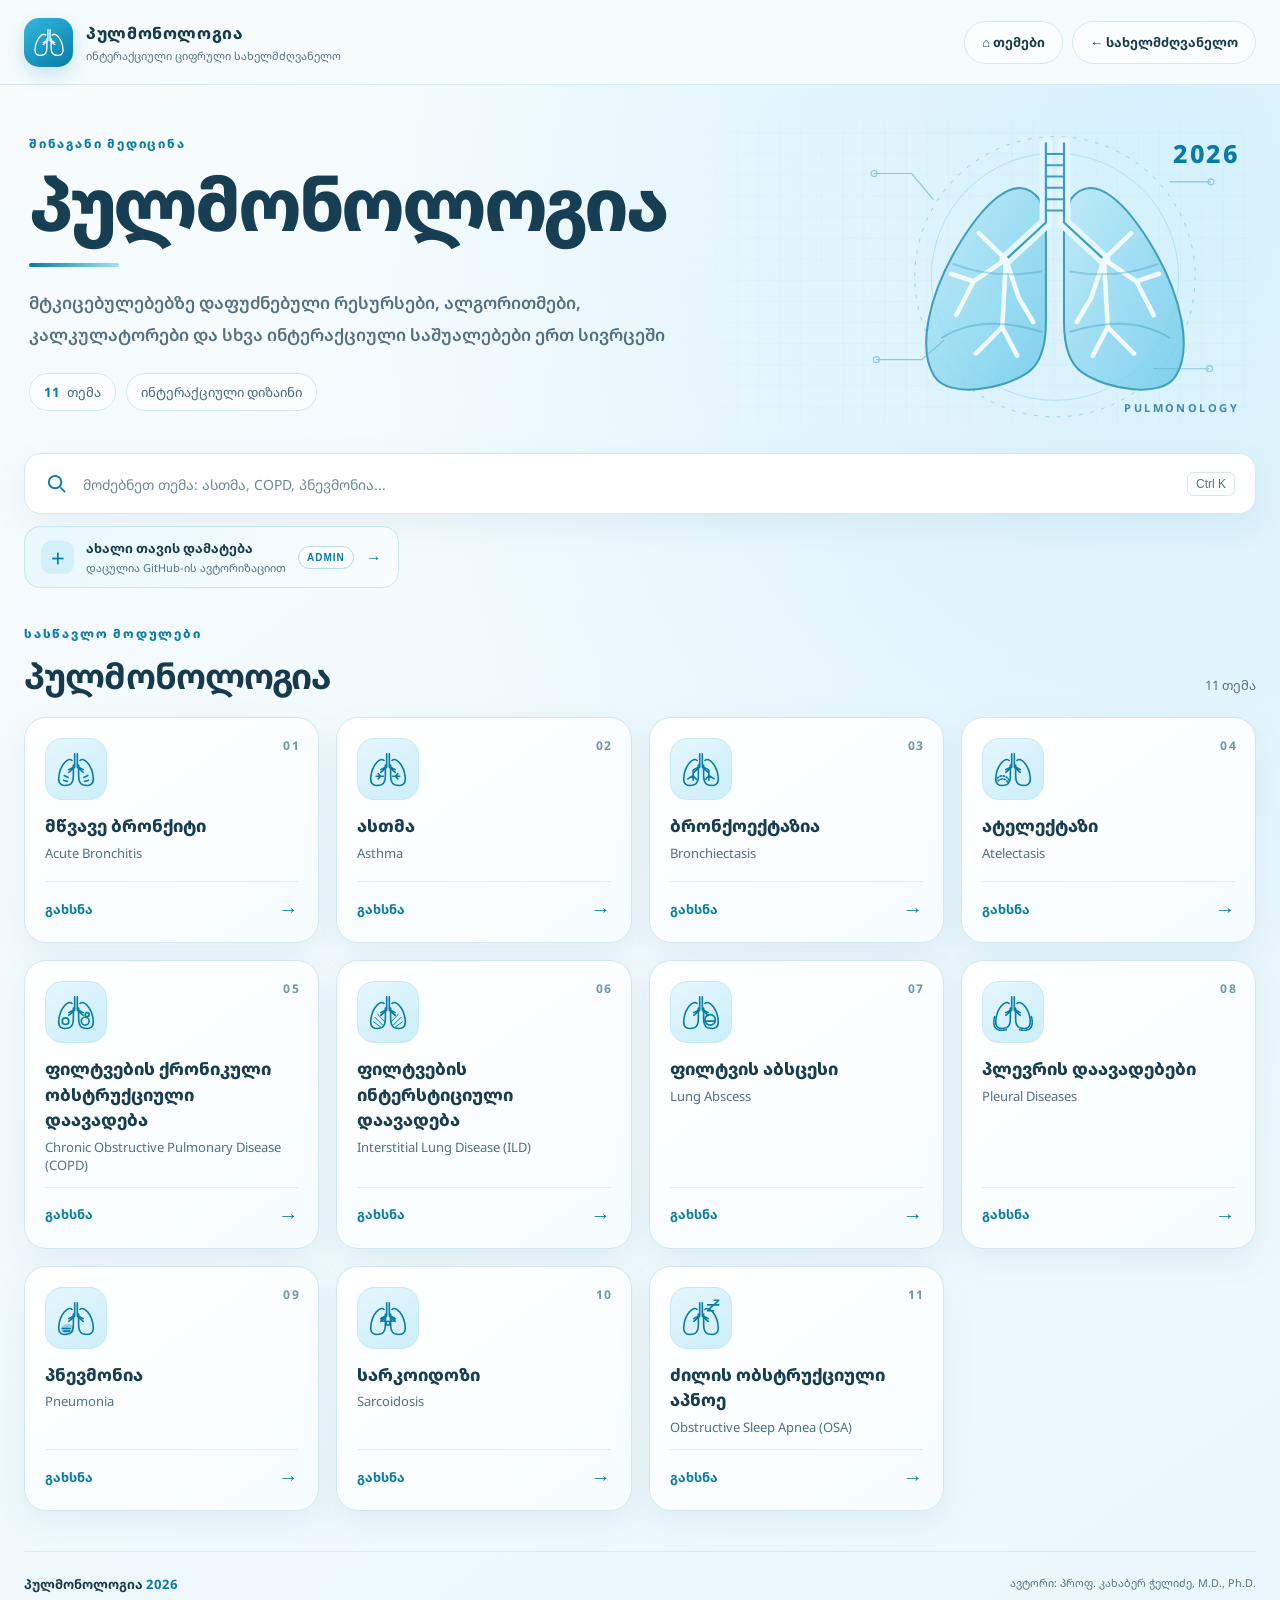
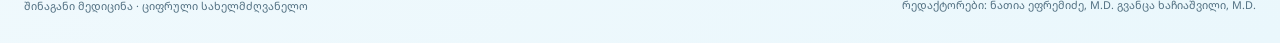
<file: index.html>
<!DOCTYPE html><html lang="ka"><head><meta charset="utf-8"><meta name="viewport" content="width=device-width, initial-scale=1"><meta name="theme-color" content="#e6f7fd"><meta name="description" content="პულმონოლოგიის ინტერაქციული ციფრული სახელმძღვანელო"><title>პულმონოლოგია | ციფრული სახელმძღვანელო</title><link rel="icon" type="image/svg+xml" href="assets/lungs.svg"><link rel="stylesheet" href="style.css"></head><body><header class="topbar"><div class="bar-inner"><a class="brand" href="index.html" aria-label="პულმონოლოგიის მთავარი გვერდი"><span class="brand-mark"><svg class="" viewBox="0 0 64 64" fill="none" stroke="currentColor" stroke-width="2.5" stroke-linecap="round" stroke-linejoin="round" aria-hidden="true"><path d="M30 9v20L21 37M34 9v20l9 8M30 28l-9 5m13-5 9 5"/><path d="M26 19C20 13 8 26 6 43c-2 13 5 16 16 13 5-2 6-7 6-14V26m10-7c6-6 18 7 20 24 2 13-5 16-16 13-5-2-6-7-6-14V26"/></svg></span><span class="brand-copy"><strong>პულმონოლოგია</strong><small>ინტერაქციული ციფრული სახელმძღვანელო</small></span></a><nav class="top-actions" aria-label="მთავარი ნავიგაცია"><a class="nav-btn" href="#topics">⌂ თემები</a><a class="nav-btn" href="https://kakha65.github.io/internal-medicine-textbook/">← სახელმძღვანელო</a></nav></div></header><main class="shell"><section class="hero" aria-labelledby="page-title"><div class="hero-copy"><p class="eyebrow">შინაგანი მედიცინა</p><h1 id="page-title">პულმონოლოგია</h1><div class="title-rule"></div><p class="hero-kicker">მტკიცებულებებზე დაფუძნებული რესურსები, ალგორითმები, კალკულატორები და სხვა ინტერაქციული საშუალებები ერთ სივრცეში</p><div class="hero-stats"><span><strong id="topicCount">11</strong> თემა</span><span>ინტერაქციული დიზაინი</span></div></div><div class="hero-art" aria-hidden="true"><span class="year">2026</span><span class="art-label">PULMONOLOGY</span></div></section><section class="controls" aria-label="თემების ძებნა"><label class="search-box" for="topicSearch"><svg viewBox="0 0 24 24" fill="none" stroke="currentColor" stroke-width="2" aria-hidden="true"><circle cx="10.5" cy="10.5" r="6.5"/><path d="m16 16 5 5"/></svg><input id="topicSearch" type="search" autocomplete="off" placeholder="მოძებნეთ თემა: ასთმა, COPD, პნევმონია..." aria-label="მოძებნეთ თემა"><kbd>Ctrl K</kbd></label><a class="admin-add-btn" href="https://github.com/kakha65/pulmonology/new/main/chapters" target="_blank" rel="noopener noreferrer"><span class="admin-add-icon">+</span><span class="admin-add-copy"><strong>ახალი თავის დამატება</strong><small>დაცულია GitHub-ის ავტორიზაციით</small></span><span class="admin-badge">ADMIN</span><span aria-hidden="true">→</span></a></section><section id="topics" class="topics-section" aria-labelledby="topics-title"><div class="section-heading"><div><p class="eyebrow">სასწავლო მოდულები</p><h2 id="topics-title">პულმონოლოგია</h2></div><p id="resultsLabel" class="results-label" aria-live="polite">11 თემა</p></div><div class="topic-grid" id="topicGrid"><a class="topic-card" href="chapters/acute-bronchitis/index.html" data-search="მწვავე ბრონქიტი Acute Bronchitis ინფექციური დაავადებები ხველა cough bronchitis"><span class="card-index">01</span><span class="icon-shell"><svg class="" viewBox="0 0 64 64" fill="none" stroke="currentColor" stroke-width="2.5" stroke-linecap="round" stroke-linejoin="round" aria-hidden="true"><path d="M30 9v20L21 37M34 9v20l9 8M30 28l-9 5m13-5 9 5"/><path d="M26 19C20 13 8 26 6 43c-2 13 5 16 16 13 5-2 6-7 6-14V26m10-7c6-6 18 7 20 24 2 13-5 16-16 13-5-2-6-7-6-14V26"/><path d="M14 42l6 3m-7 4 6 2m31-9-6 3m7 4-6 2"/></svg></span><div class="card-copy"><h3>მწვავე ბრონქიტი</h3><p>Acute Bronchitis</p></div><span class="card-open">გახსნა <span aria-hidden="true">→</span></span></a>
<a class="topic-card" href="chapters/asthma/index.html" data-search="ასთმა Asthma ობსტრუქციული დაავადებები ასთმა asthma wheezing"><span class="card-index">02</span><span class="icon-shell"><svg class="" viewBox="0 0 64 64" fill="none" stroke="currentColor" stroke-width="2.5" stroke-linecap="round" stroke-linejoin="round" aria-hidden="true"><path d="M30 9v20L21 37M34 9v20l9 8M30 28l-9 5m13-5 9 5"/><path d="M26 19C20 13 8 26 6 43c-2 13 5 16 16 13 5-2 6-7 6-14V26m10-7c6-6 18 7 20 24 2 13-5 16-16 13-5-2-6-7-6-14V26"/><path d="M14 43h11m-8-4 4 4-4 4m33-4H39m8-4-4 4 4 4"/></svg></span><div class="card-copy"><h3>ასთმა</h3><p>Asthma</p></div><span class="card-open">გახსნა <span aria-hidden="true">→</span></span></a>
<a class="topic-card" href="chapters/bronchiectasis/index.html" data-search="ბრონქოექტაზია Bronchiectasis ბრონქების დაავადებები bronchiectasis ნახველი"><span class="card-index">03</span><span class="icon-shell"><svg class="" viewBox="0 0 64 64" fill="none" stroke="currentColor" stroke-width="2.5" stroke-linecap="round" stroke-linejoin="round" aria-hidden="true"><path d="M30 9v20L21 37M34 9v20l9 8M30 28l-9 5m13-5 9 5"/><path d="M26 19C20 13 8 26 6 43c-2 13 5 16 16 13 5-2 6-7 6-14V26m10-7c6-6 18 7 20 24 2 13-5 16-16 13-5-2-6-7-6-14V26"/><path d="M20 34v15m0-7-8 5m8-5 5 6m19-14v15m0-7 8 5m-8-5-5 6"/></svg></span><div class="card-copy"><h3>ბრონქოექტაზია</h3><p>Bronchiectasis</p></div><span class="card-open">გახსნა <span aria-hidden="true">→</span></span></a>
<a class="topic-card" href="chapters/atelectasis/index.html" data-search="ატელექტაზი Atelectasis ფილტვის პარენქიმა atelectasis კოლაფსი"><span class="card-index">04</span><span class="icon-shell"><svg class="" viewBox="0 0 64 64" fill="none" stroke="currentColor" stroke-width="2.5" stroke-linecap="round" stroke-linejoin="round" aria-hidden="true"><path d="M30 9v20L21 37M34 9v20l9 8M30 28l-9 5m13-5 9 5"/><path d="M26 19C20 13 8 26 6 43c-2 13 5 16 16 13 5-2 6-7 6-14V26m10-7c6-6 18 7 20 24 2 13-5 16-16 13-5-2-6-7-6-14V26"/><path d="M8 46q10-9 19 4M9 50q9-7 16 3" stroke-dasharray="2 3"/></svg></span><div class="card-copy"><h3>ატელექტაზი</h3><p>Atelectasis</p></div><span class="card-open">გახსნა <span aria-hidden="true">→</span></span></a>
<a class="topic-card" href="chapters/copd/index.html" data-search="ფილტვების ქრონიკული ობსტრუქციული დაავადება Chronic Obstructive Pulmonary Disease (COPD) ობსტრუქციული დაავადებები COPD GOLD ფქოდ ემფიზემა"><span class="card-index">05</span><span class="icon-shell"><svg class="" viewBox="0 0 64 64" fill="none" stroke="currentColor" stroke-width="2.5" stroke-linecap="round" stroke-linejoin="round" aria-hidden="true"><path d="M30 9v20L21 37M34 9v20l9 8M30 28l-9 5m13-5 9 5"/><path d="M26 19C20 13 8 26 6 43c-2 13 5 16 16 13 5-2 6-7 6-14V26m10-7c6-6 18 7 20 24 2 13-5 16-16 13-5-2-6-7-6-14V26"/><circle cx="16" cy="46" r="5"/><circle cx="46" cy="46" r="6"/><circle cx="49" cy="36" r="3"/></svg></span><div class="card-copy"><h3>ფილტვების ქრონიკული ობსტრუქციული დაავადება</h3><p>Chronic Obstructive Pulmonary Disease (COPD)</p></div><span class="card-open">გახსნა <span aria-hidden="true">→</span></span></a>
<a class="topic-card" href="chapters/interstitial-lung-disease/index.html" data-search="ფილტვების ინტერსტიციული დაავადება Interstitial Lung Disease (ILD) ფილტვის პარენქიმა ILD IPF ფიბროზი"><span class="card-index">06</span><span class="icon-shell"><svg class="" viewBox="0 0 64 64" fill="none" stroke="currentColor" stroke-width="2.5" stroke-linecap="round" stroke-linejoin="round" aria-hidden="true"><path d="M30 9v20L21 37M34 9v20l9 8M30 28l-9 5m13-5 9 5"/><path d="M26 19C20 13 8 26 6 43c-2 13 5 16 16 13 5-2 6-7 6-14V26m10-7c6-6 18 7 20 24 2 13-5 16-16 13-5-2-6-7-6-14V26"/><path d="M12 40l12 12m-14-5 11 8m-5-20 11 12m25-7L40 52m14-5-11 8m5-20L37 47" stroke-width="1.5"/></svg></span><div class="card-copy"><h3>ფილტვების ინტერსტიციული დაავადება</h3><p>Interstitial Lung Disease (ILD)</p></div><span class="card-open">გახსნა <span aria-hidden="true">→</span></span></a>
<a class="topic-card" href="chapters/lung-abscess/index.html" data-search="ფილტვის აბსცესი Lung Abscess ინფექციური დაავადებები abscess აბსცესი"><span class="card-index">07</span><span class="icon-shell"><svg class="" viewBox="0 0 64 64" fill="none" stroke="currentColor" stroke-width="2.5" stroke-linecap="round" stroke-linejoin="round" aria-hidden="true"><path d="M30 9v20L21 37M34 9v20l9 8M30 28l-9 5m13-5 9 5"/><path d="M26 19C20 13 8 26 6 43c-2 13 5 16 16 13 5-2 6-7 6-14V26m10-7c6-6 18 7 20 24 2 13-5 16-16 13-5-2-6-7-6-14V26"/><circle cx="46" cy="44" r="8"/><path d="M39 46h14"/></svg></span><div class="card-copy"><h3>ფილტვის აბსცესი</h3><p>Lung Abscess</p></div><span class="card-open">გახსნა <span aria-hidden="true">→</span></span></a>
<a class="topic-card" href="chapters/pleural-diseases/index.html" data-search="პლევრის დაავადებები Pleural Diseases პლევრა pleural effusion პნევმოთორაქსი"><span class="card-index">08</span><span class="icon-shell"><svg class="" viewBox="0 0 64 64" fill="none" stroke="currentColor" stroke-width="2.5" stroke-linecap="round" stroke-linejoin="round" aria-hidden="true"><path d="M30 9v20L21 37M34 9v20l9 8M30 28l-9 5m13-5 9 5"/><path d="M26 19C20 13 8 26 6 43c-2 13 5 16 16 13 5-2 6-7 6-14V26m10-7c6-6 18 7 20 24 2 13-5 16-16 13-5-2-6-7-6-14V26"/><path d="M4 39C-1 58 9 62 22 59M60 39c5 19-5 23-18 20" stroke-dasharray="3 2"/></svg></span><div class="card-copy"><h3>პლევრის დაავადებები</h3><p>Pleural Diseases</p></div><span class="card-open">გახსნა <span aria-hidden="true">→</span></span></a>
<a class="topic-card" href="chapters/pneumonia/index.html" data-search="პნევმონია Pneumonia ინფექციური დაავადებები CAP HAP pneumonia"><span class="card-index">09</span><span class="icon-shell"><svg class="" viewBox="0 0 64 64" fill="none" stroke="currentColor" stroke-width="2.5" stroke-linecap="round" stroke-linejoin="round" aria-hidden="true"><path d="M30 9v20L21 37M34 9v20l9 8M30 28l-9 5m13-5 9 5"/><path d="M26 19C20 13 8 26 6 43c-2 13 5 16 16 13 5-2 6-7 6-14V26m10-7c6-6 18 7 20 24 2 13-5 16-16 13-5-2-6-7-6-14V26"/><path d="M10 48q7-10 17-3v8q-11 7-17-5Z" fill="currentColor" opacity=".3"/><path d="M11 48h12m-10 4h9"/></svg></span><div class="card-copy"><h3>პნევმონია</h3><p>Pneumonia</p></div><span class="card-open">გახსნა <span aria-hidden="true">→</span></span></a>
<a class="topic-card" href="chapters/sarcoidosis/index.html" data-search="სარკოიდოზი Sarcoidosis გრანულომატოზური დაავადებები sarcoidosis granuloma"><span class="card-index">10</span><span class="icon-shell"><svg class="" viewBox="0 0 64 64" fill="none" stroke="currentColor" stroke-width="2.5" stroke-linecap="round" stroke-linejoin="round" aria-hidden="true"><path d="M30 9v20L21 37M34 9v20l9 8M30 28l-9 5m13-5 9 5"/><path d="M26 19C20 13 8 26 6 43c-2 13 5 16 16 13 5-2 6-7 6-14V26m10-7c6-6 18 7 20 24 2 13-5 16-16 13-5-2-6-7-6-14V26"/><circle cx="25" cy="34" r="3"/><circle cx="39" cy="34" r="3"/><circle cx="32" cy="40" r="3"/></svg></span><div class="card-copy"><h3>სარკოიდოზი</h3><p>Sarcoidosis</p></div><span class="card-open">გახსნა <span aria-hidden="true">→</span></span></a>
<a class="topic-card" href="chapters/obstructive-sleep-apnea/index.html" data-search="ძილის ობსტრუქციული აპნოე Obstructive Sleep Apnea (OSA) ძილთან დაკავშირებული სუნთქვის დარღვევები OSA sleep apnea OSAS CPAP"><span class="card-index">11</span><span class="icon-shell"><svg class="" viewBox="0 0 64 64" fill="none" stroke="currentColor" stroke-width="2.5" stroke-linecap="round" stroke-linejoin="round" aria-hidden="true"><path d="M30 9v20L21 37M34 9v20l9 8M30 28l-9 5m13-5 9 5"/><path d="M26 19C20 13 8 26 6 43c-2 13 5 16 16 13 5-2 6-7 6-14V26m10-7c6-6 18 7 20 24 2 13-5 16-16 13-5-2-6-7-6-14V26"/><path d="M42 12h9l-9 9h9M52 5h7l-7 7h7"/></svg></span><div class="card-copy"><h3>ძილის ობსტრუქციული აპნოე</h3><p>Obstructive Sleep Apnea (OSA)</p></div><span class="card-open">გახსნა <span aria-hidden="true">→</span></span></a></div><div id="emptyState" class="empty-state" hidden><span aria-hidden="true">⌕</span><h3>თემა ვერ მოიძებნა</h3><p>შეცვალეთ საძიებო სიტყვა ან აჩვენეთ ყველა თემა.</p><button id="resetSearch" type="button">ყველა თემის ჩვენება</button></div></section><footer class="footer"><div><strong>პულმონოლოგია <span>2026</span></strong><small>შინაგანი მედიცინა · ციფრული სახელმძღვანელო</small></div><div><small>ავტორი: პროფ. კახაბერ ჭელიძე, M.D., Ph.D.</small><small>რედაქტორები: ნათია ეფრემიძე, M.D. გვანცა ხაჩიაშვილი, M.D.</small></div></footer></main><script src="script.js"></script></body></html>
</file>
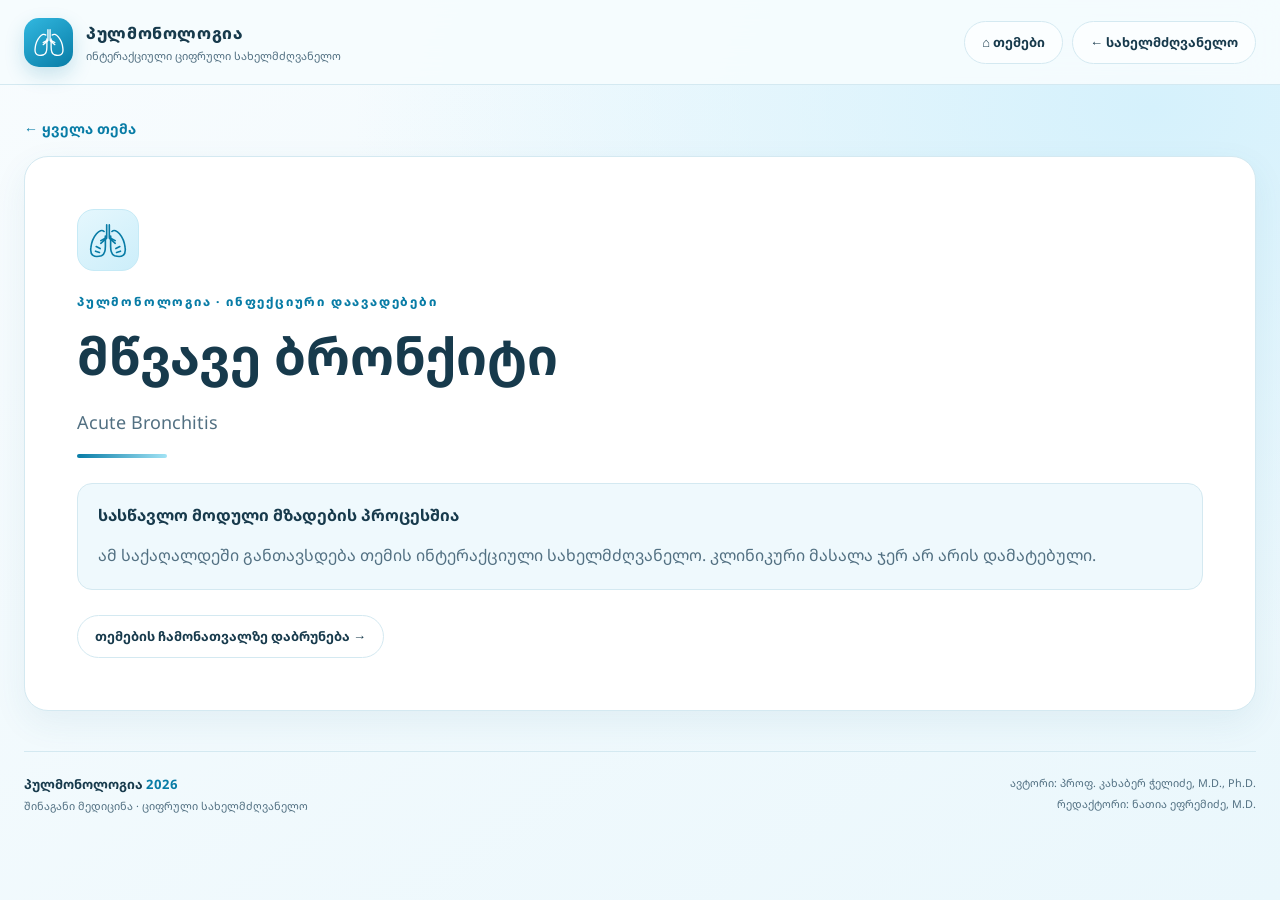
<file: chapters/acute-bronchitis/index.html>
<!DOCTYPE html><html lang="ka"><head><meta charset="utf-8"><meta name="viewport" content="width=device-width, initial-scale=1"><meta name="theme-color" content="#e6f7fd"><meta name="description" content="პულმონოლოგიის ინტერაქციული ციფრული სახელმძღვანელო"><title>მწვავე ბრონქიტი | პულმონოლოგია</title><link rel="icon" type="image/svg+xml" href="../../assets/lungs.svg"><link rel="stylesheet" href="../../style.css"></head><body><header class="topbar"><div class="bar-inner"><a class="brand" href="../../index.html" aria-label="პულმონოლოგიის მთავარი გვერდი"><span class="brand-mark"><svg class="" viewBox="0 0 64 64" fill="none" stroke="currentColor" stroke-width="2.5" stroke-linecap="round" stroke-linejoin="round" aria-hidden="true"><path d="M30 9v20L21 37M34 9v20l9 8M30 28l-9 5m13-5 9 5"/><path d="M26 19C20 13 8 26 6 43c-2 13 5 16 16 13 5-2 6-7 6-14V26m10-7c6-6 18 7 20 24 2 13-5 16-16 13-5-2-6-7-6-14V26"/></svg></span><span class="brand-copy"><strong>პულმონოლოგია</strong><small>ინტერაქციული ციფრული სახელმძღვანელო</small></span></a><nav class="top-actions" aria-label="მთავარი ნავიგაცია"><a class="nav-btn" href="../../index.html#topics">⌂ თემები</a><a class="nav-btn" href="https://kakha65.github.io/internal-medicine-textbook/">← სახელმძღვანელო</a></nav></div></header><main class="shell chapter-shell"><a class="back-link" href="../../index.html#topics">← ყველა თემა</a><section class="chapter-panel"><span class="icon-shell"><svg class="" viewBox="0 0 64 64" fill="none" stroke="currentColor" stroke-width="2.5" stroke-linecap="round" stroke-linejoin="round" aria-hidden="true"><path d="M30 9v20L21 37M34 9v20l9 8M30 28l-9 5m13-5 9 5"/><path d="M26 19C20 13 8 26 6 43c-2 13 5 16 16 13 5-2 6-7 6-14V26m10-7c6-6 18 7 20 24 2 13-5 16-16 13-5-2-6-7-6-14V26"/><path d="M14 42l6 3m-7 4 6 2m31-9-6 3m7 4-6 2"/></svg></span><p class="eyebrow">პულმონოლოგია · ინფექციური დაავადებები</p><h1>მწვავე ბრონქიტი</h1><p class="chapter-en">Acute Bronchitis</p><div class="title-rule"></div><div class="chapter-note"><strong>სასწავლო მოდული მზადების პროცესშია</strong><p>ამ საქაღალდეში განთავსდება თემის ინტერაქციული სახელმძღვანელო. კლინიკური მასალა ჯერ არ არის დამატებული.</p></div><a class="nav-btn" href="../../index.html#topics">თემების ჩამონათვალზე დაბრუნება →</a></section><footer class="footer"><div><strong>პულმონოლოგია <span>2026</span></strong><small>შინაგანი მედიცინა · ციფრული სახელმძღვანელო</small></div><div><small>ავტორი: პროფ. კახაბერ ჭელიძე, M.D., Ph.D.</small><small>რედაქტორი: ნათია ეფრემიძე, M.D.</small></div></footer></main></body></html>
</file>
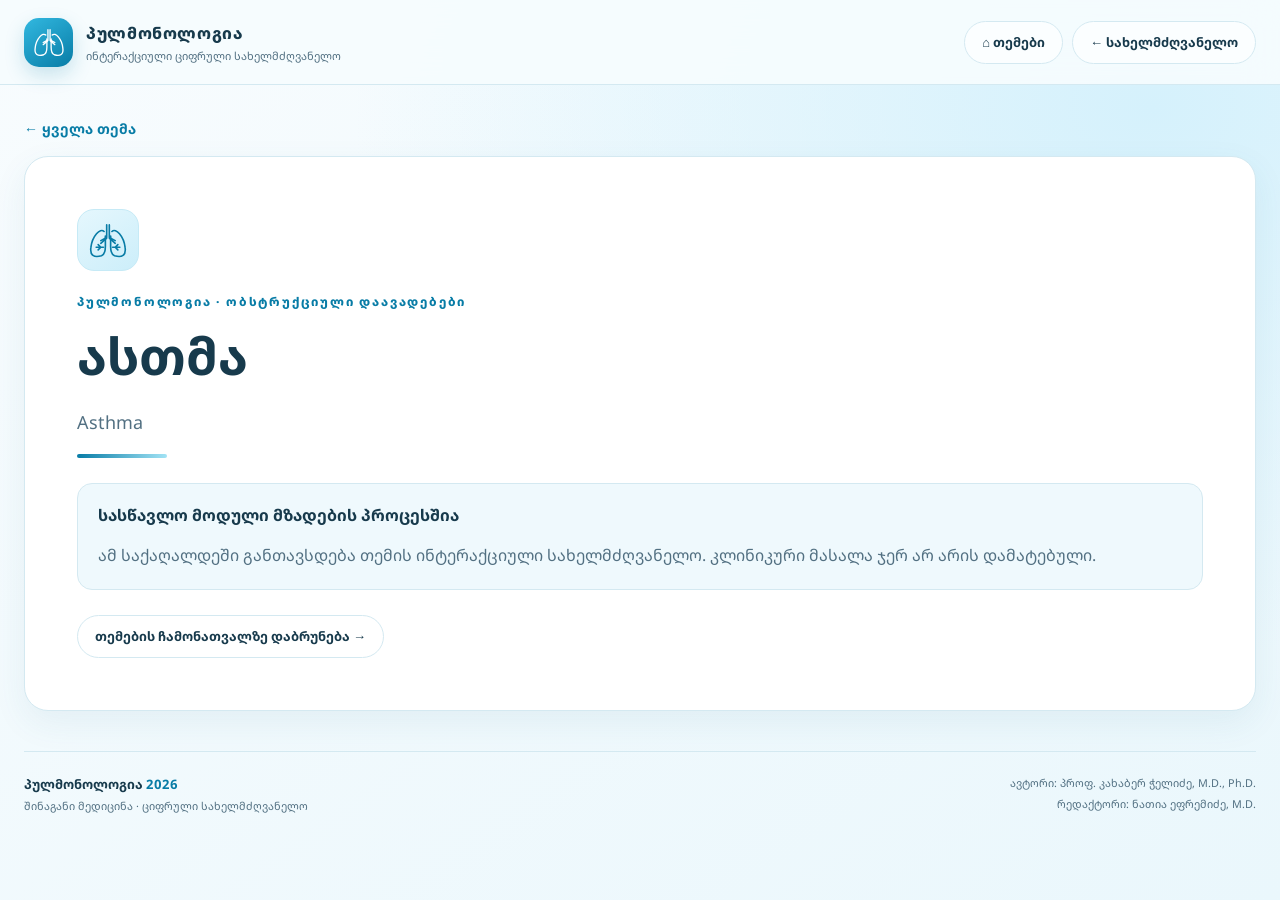
<file: chapters/asthma/index.html>
<!DOCTYPE html><html lang="ka"><head><meta charset="utf-8"><meta name="viewport" content="width=device-width, initial-scale=1"><meta name="theme-color" content="#e6f7fd"><meta name="description" content="პულმონოლოგიის ინტერაქციული ციფრული სახელმძღვანელო"><title>ასთმა | პულმონოლოგია</title><link rel="icon" type="image/svg+xml" href="../../assets/lungs.svg"><link rel="stylesheet" href="../../style.css"></head><body><header class="topbar"><div class="bar-inner"><a class="brand" href="../../index.html" aria-label="პულმონოლოგიის მთავარი გვერდი"><span class="brand-mark"><svg class="" viewBox="0 0 64 64" fill="none" stroke="currentColor" stroke-width="2.5" stroke-linecap="round" stroke-linejoin="round" aria-hidden="true"><path d="M30 9v20L21 37M34 9v20l9 8M30 28l-9 5m13-5 9 5"/><path d="M26 19C20 13 8 26 6 43c-2 13 5 16 16 13 5-2 6-7 6-14V26m10-7c6-6 18 7 20 24 2 13-5 16-16 13-5-2-6-7-6-14V26"/></svg></span><span class="brand-copy"><strong>პულმონოლოგია</strong><small>ინტერაქციული ციფრული სახელმძღვანელო</small></span></a><nav class="top-actions" aria-label="მთავარი ნავიგაცია"><a class="nav-btn" href="../../index.html#topics">⌂ თემები</a><a class="nav-btn" href="https://kakha65.github.io/internal-medicine-textbook/">← სახელმძღვანელო</a></nav></div></header><main class="shell chapter-shell"><a class="back-link" href="../../index.html#topics">← ყველა თემა</a><section class="chapter-panel"><span class="icon-shell"><svg class="" viewBox="0 0 64 64" fill="none" stroke="currentColor" stroke-width="2.5" stroke-linecap="round" stroke-linejoin="round" aria-hidden="true"><path d="M30 9v20L21 37M34 9v20l9 8M30 28l-9 5m13-5 9 5"/><path d="M26 19C20 13 8 26 6 43c-2 13 5 16 16 13 5-2 6-7 6-14V26m10-7c6-6 18 7 20 24 2 13-5 16-16 13-5-2-6-7-6-14V26"/><path d="M14 43h11m-8-4 4 4-4 4m33-4H39m8-4-4 4 4 4"/></svg></span><p class="eyebrow">პულმონოლოგია · ობსტრუქციული დაავადებები</p><h1>ასთმა</h1><p class="chapter-en">Asthma</p><div class="title-rule"></div><div class="chapter-note"><strong>სასწავლო მოდული მზადების პროცესშია</strong><p>ამ საქაღალდეში განთავსდება თემის ინტერაქციული სახელმძღვანელო. კლინიკური მასალა ჯერ არ არის დამატებული.</p></div><a class="nav-btn" href="../../index.html#topics">თემების ჩამონათვალზე დაბრუნება →</a></section><footer class="footer"><div><strong>პულმონოლოგია <span>2026</span></strong><small>შინაგანი მედიცინა · ციფრული სახელმძღვანელო</small></div><div><small>ავტორი: პროფ. კახაბერ ჭელიძე, M.D., Ph.D.</small><small>რედაქტორი: ნათია ეფრემიძე, M.D.</small></div></footer></main></body></html>
</file>
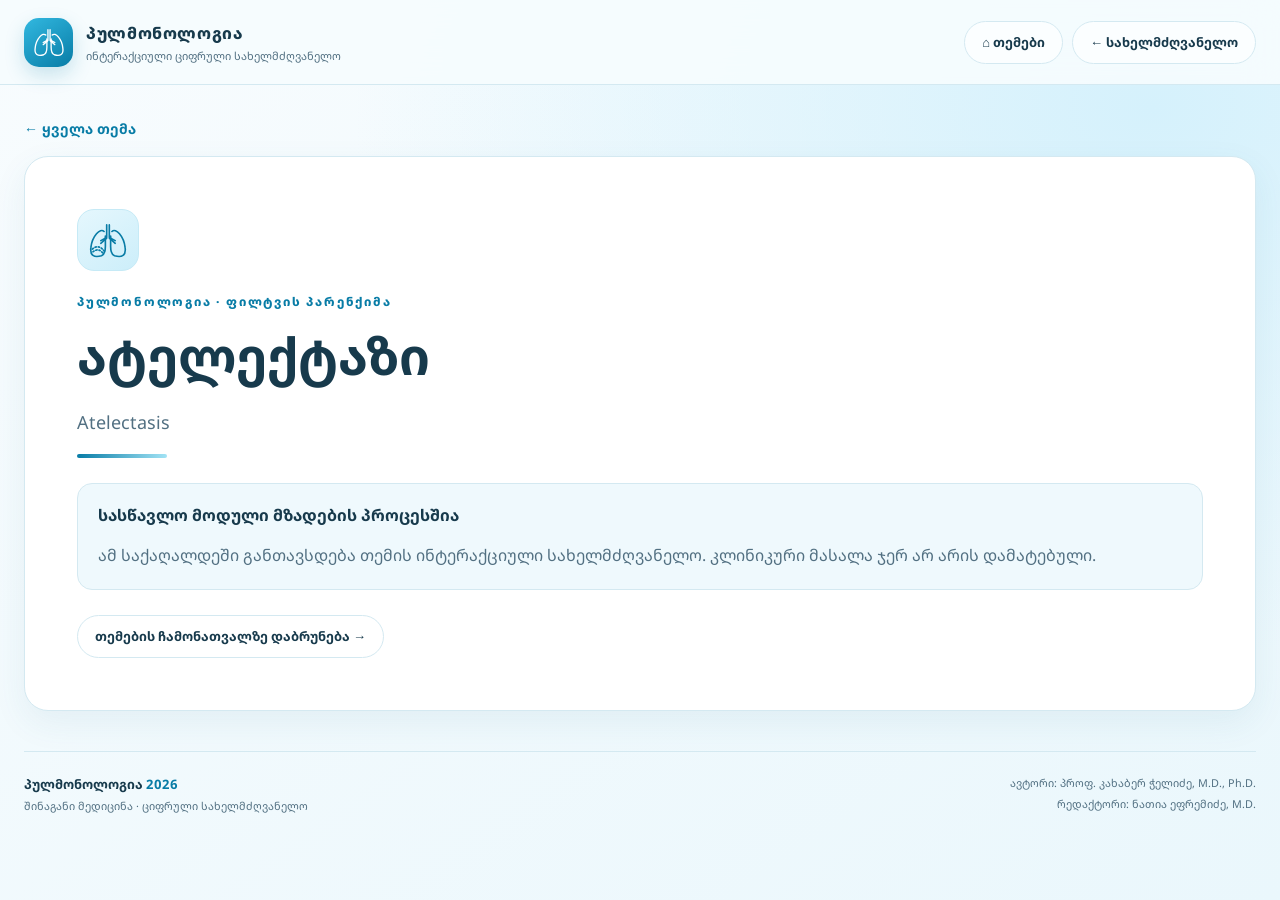
<file: chapters/atelectasis/index.html>
<!DOCTYPE html><html lang="ka"><head><meta charset="utf-8"><meta name="viewport" content="width=device-width, initial-scale=1"><meta name="theme-color" content="#e6f7fd"><meta name="description" content="პულმონოლოგიის ინტერაქციული ციფრული სახელმძღვანელო"><title>ატელექტაზი | პულმონოლოგია</title><link rel="icon" type="image/svg+xml" href="../../assets/lungs.svg"><link rel="stylesheet" href="../../style.css"></head><body><header class="topbar"><div class="bar-inner"><a class="brand" href="../../index.html" aria-label="პულმონოლოგიის მთავარი გვერდი"><span class="brand-mark"><svg class="" viewBox="0 0 64 64" fill="none" stroke="currentColor" stroke-width="2.5" stroke-linecap="round" stroke-linejoin="round" aria-hidden="true"><path d="M30 9v20L21 37M34 9v20l9 8M30 28l-9 5m13-5 9 5"/><path d="M26 19C20 13 8 26 6 43c-2 13 5 16 16 13 5-2 6-7 6-14V26m10-7c6-6 18 7 20 24 2 13-5 16-16 13-5-2-6-7-6-14V26"/></svg></span><span class="brand-copy"><strong>პულმონოლოგია</strong><small>ინტერაქციული ციფრული სახელმძღვანელო</small></span></a><nav class="top-actions" aria-label="მთავარი ნავიგაცია"><a class="nav-btn" href="../../index.html#topics">⌂ თემები</a><a class="nav-btn" href="https://kakha65.github.io/internal-medicine-textbook/">← სახელმძღვანელო</a></nav></div></header><main class="shell chapter-shell"><a class="back-link" href="../../index.html#topics">← ყველა თემა</a><section class="chapter-panel"><span class="icon-shell"><svg class="" viewBox="0 0 64 64" fill="none" stroke="currentColor" stroke-width="2.5" stroke-linecap="round" stroke-linejoin="round" aria-hidden="true"><path d="M30 9v20L21 37M34 9v20l9 8M30 28l-9 5m13-5 9 5"/><path d="M26 19C20 13 8 26 6 43c-2 13 5 16 16 13 5-2 6-7 6-14V26m10-7c6-6 18 7 20 24 2 13-5 16-16 13-5-2-6-7-6-14V26"/><path d="M8 46q10-9 19 4M9 50q9-7 16 3" stroke-dasharray="2 3"/></svg></span><p class="eyebrow">პულმონოლოგია · ფილტვის პარენქიმა</p><h1>ატელექტაზი</h1><p class="chapter-en">Atelectasis</p><div class="title-rule"></div><div class="chapter-note"><strong>სასწავლო მოდული მზადების პროცესშია</strong><p>ამ საქაღალდეში განთავსდება თემის ინტერაქციული სახელმძღვანელო. კლინიკური მასალა ჯერ არ არის დამატებული.</p></div><a class="nav-btn" href="../../index.html#topics">თემების ჩამონათვალზე დაბრუნება →</a></section><footer class="footer"><div><strong>პულმონოლოგია <span>2026</span></strong><small>შინაგანი მედიცინა · ციფრული სახელმძღვანელო</small></div><div><small>ავტორი: პროფ. კახაბერ ჭელიძე, M.D., Ph.D.</small><small>რედაქტორი: ნათია ეფრემიძე, M.D.</small></div></footer></main></body></html>
</file>
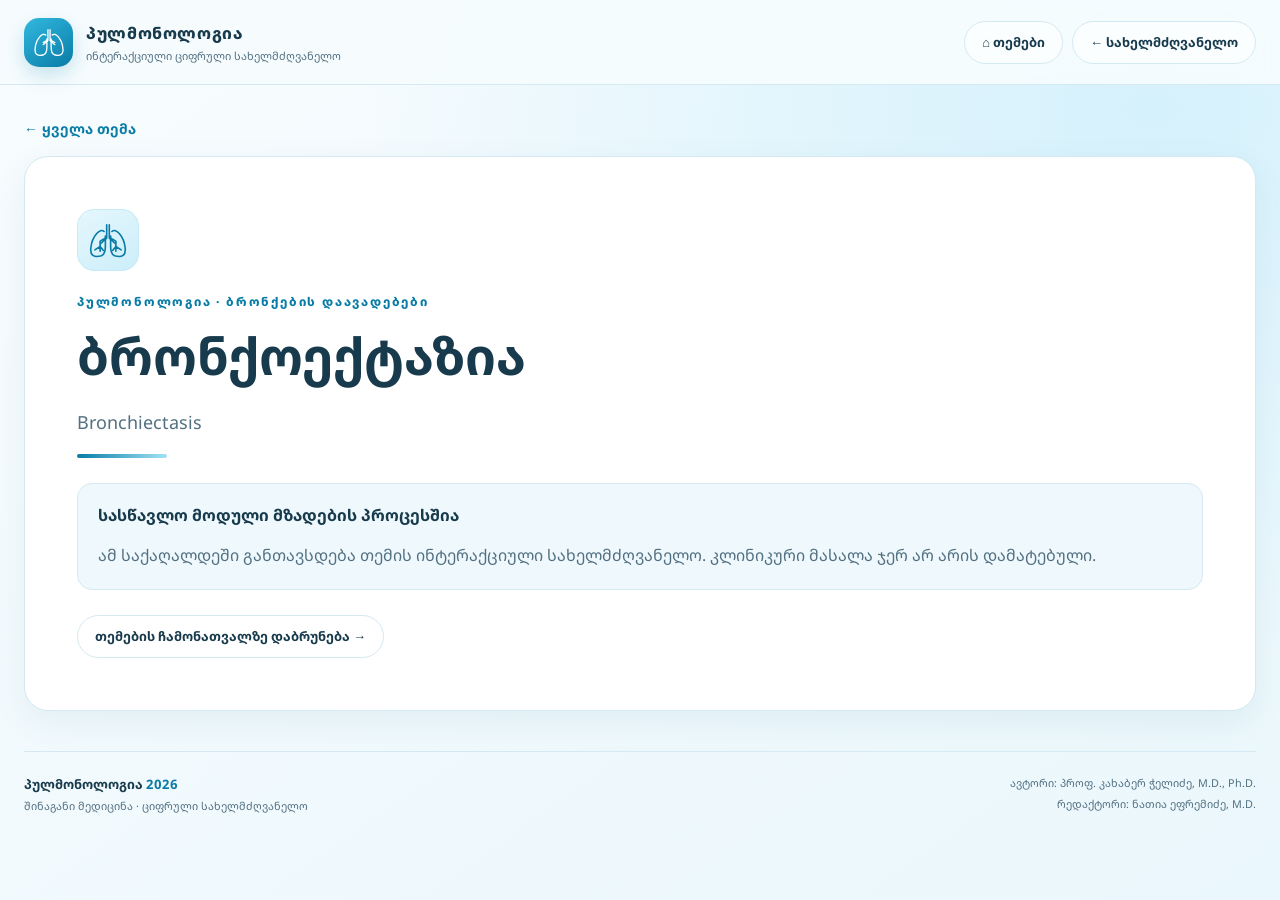
<file: chapters/bronchiectasis/index.html>
<!DOCTYPE html><html lang="ka"><head><meta charset="utf-8"><meta name="viewport" content="width=device-width, initial-scale=1"><meta name="theme-color" content="#e6f7fd"><meta name="description" content="პულმონოლოგიის ინტერაქციული ციფრული სახელმძღვანელო"><title>ბრონქოექტაზია | პულმონოლოგია</title><link rel="icon" type="image/svg+xml" href="../../assets/lungs.svg"><link rel="stylesheet" href="../../style.css"></head><body><header class="topbar"><div class="bar-inner"><a class="brand" href="../../index.html" aria-label="პულმონოლოგიის მთავარი გვერდი"><span class="brand-mark"><svg class="" viewBox="0 0 64 64" fill="none" stroke="currentColor" stroke-width="2.5" stroke-linecap="round" stroke-linejoin="round" aria-hidden="true"><path d="M30 9v20L21 37M34 9v20l9 8M30 28l-9 5m13-5 9 5"/><path d="M26 19C20 13 8 26 6 43c-2 13 5 16 16 13 5-2 6-7 6-14V26m10-7c6-6 18 7 20 24 2 13-5 16-16 13-5-2-6-7-6-14V26"/></svg></span><span class="brand-copy"><strong>პულმონოლოგია</strong><small>ინტერაქციული ციფრული სახელმძღვანელო</small></span></a><nav class="top-actions" aria-label="მთავარი ნავიგაცია"><a class="nav-btn" href="../../index.html#topics">⌂ თემები</a><a class="nav-btn" href="https://kakha65.github.io/internal-medicine-textbook/">← სახელმძღვანელო</a></nav></div></header><main class="shell chapter-shell"><a class="back-link" href="../../index.html#topics">← ყველა თემა</a><section class="chapter-panel"><span class="icon-shell"><svg class="" viewBox="0 0 64 64" fill="none" stroke="currentColor" stroke-width="2.5" stroke-linecap="round" stroke-linejoin="round" aria-hidden="true"><path d="M30 9v20L21 37M34 9v20l9 8M30 28l-9 5m13-5 9 5"/><path d="M26 19C20 13 8 26 6 43c-2 13 5 16 16 13 5-2 6-7 6-14V26m10-7c6-6 18 7 20 24 2 13-5 16-16 13-5-2-6-7-6-14V26"/><path d="M20 34v15m0-7-8 5m8-5 5 6m19-14v15m0-7 8 5m-8-5-5 6"/></svg></span><p class="eyebrow">პულმონოლოგია · ბრონქების დაავადებები</p><h1>ბრონქოექტაზია</h1><p class="chapter-en">Bronchiectasis</p><div class="title-rule"></div><div class="chapter-note"><strong>სასწავლო მოდული მზადების პროცესშია</strong><p>ამ საქაღალდეში განთავსდება თემის ინტერაქციული სახელმძღვანელო. კლინიკური მასალა ჯერ არ არის დამატებული.</p></div><a class="nav-btn" href="../../index.html#topics">თემების ჩამონათვალზე დაბრუნება →</a></section><footer class="footer"><div><strong>პულმონოლოგია <span>2026</span></strong><small>შინაგანი მედიცინა · ციფრული სახელმძღვანელო</small></div><div><small>ავტორი: პროფ. კახაბერ ჭელიძე, M.D., Ph.D.</small><small>რედაქტორი: ნათია ეფრემიძე, M.D.</small></div></footer></main></body></html>
</file>
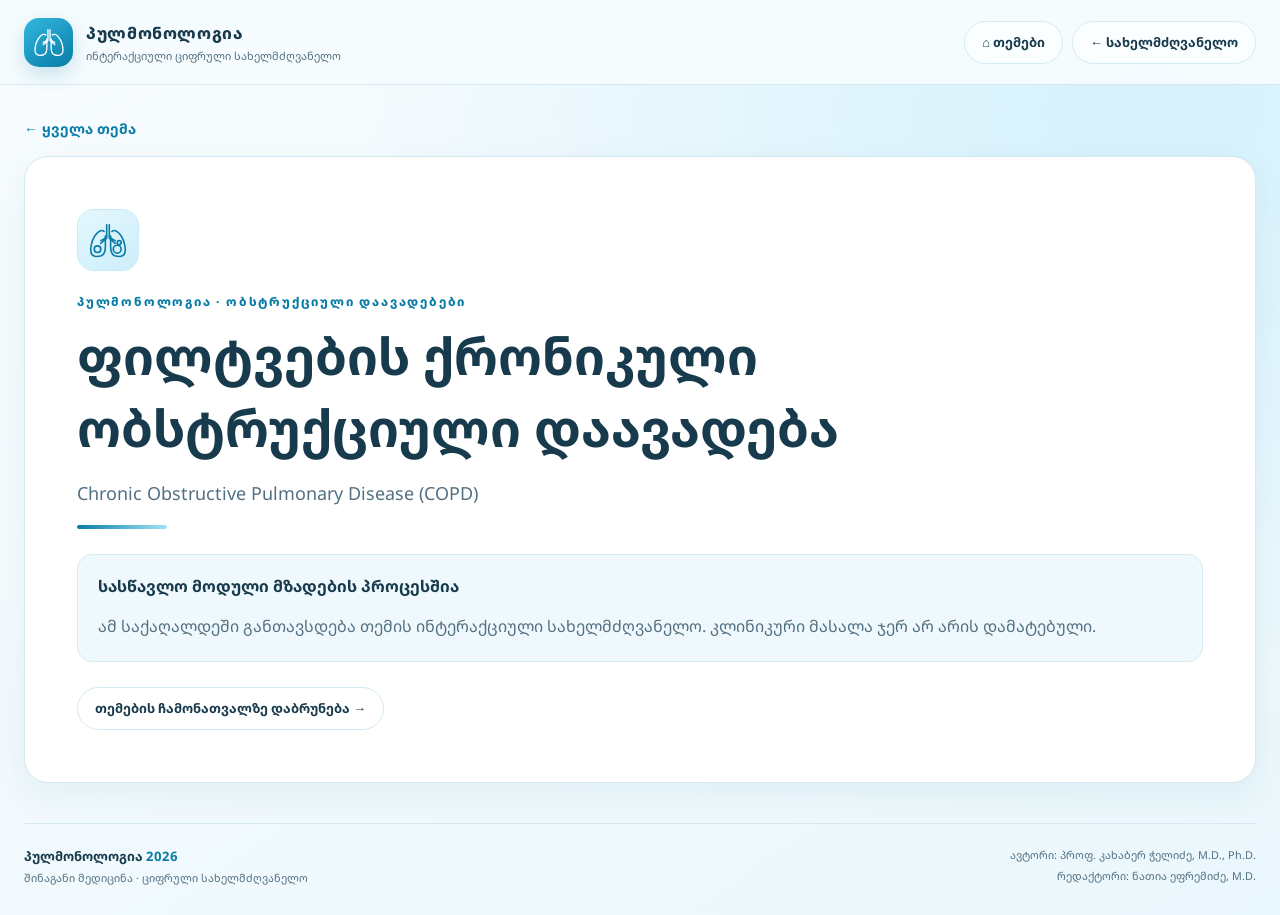
<file: chapters/copd/index.html>
<!DOCTYPE html><html lang="ka"><head><meta charset="utf-8"><meta name="viewport" content="width=device-width, initial-scale=1"><meta name="theme-color" content="#e6f7fd"><meta name="description" content="პულმონოლოგიის ინტერაქციული ციფრული სახელმძღვანელო"><title>ფილტვების ქრონიკული ობსტრუქციული დაავადება | პულმონოლოგია</title><link rel="icon" type="image/svg+xml" href="../../assets/lungs.svg"><link rel="stylesheet" href="../../style.css"></head><body><header class="topbar"><div class="bar-inner"><a class="brand" href="../../index.html" aria-label="პულმონოლოგიის მთავარი გვერდი"><span class="brand-mark"><svg class="" viewBox="0 0 64 64" fill="none" stroke="currentColor" stroke-width="2.5" stroke-linecap="round" stroke-linejoin="round" aria-hidden="true"><path d="M30 9v20L21 37M34 9v20l9 8M30 28l-9 5m13-5 9 5"/><path d="M26 19C20 13 8 26 6 43c-2 13 5 16 16 13 5-2 6-7 6-14V26m10-7c6-6 18 7 20 24 2 13-5 16-16 13-5-2-6-7-6-14V26"/></svg></span><span class="brand-copy"><strong>პულმონოლოგია</strong><small>ინტერაქციული ციფრული სახელმძღვანელო</small></span></a><nav class="top-actions" aria-label="მთავარი ნავიგაცია"><a class="nav-btn" href="../../index.html#topics">⌂ თემები</a><a class="nav-btn" href="https://kakha65.github.io/internal-medicine-textbook/">← სახელმძღვანელო</a></nav></div></header><main class="shell chapter-shell"><a class="back-link" href="../../index.html#topics">← ყველა თემა</a><section class="chapter-panel"><span class="icon-shell"><svg class="" viewBox="0 0 64 64" fill="none" stroke="currentColor" stroke-width="2.5" stroke-linecap="round" stroke-linejoin="round" aria-hidden="true"><path d="M30 9v20L21 37M34 9v20l9 8M30 28l-9 5m13-5 9 5"/><path d="M26 19C20 13 8 26 6 43c-2 13 5 16 16 13 5-2 6-7 6-14V26m10-7c6-6 18 7 20 24 2 13-5 16-16 13-5-2-6-7-6-14V26"/><circle cx="16" cy="46" r="5"/><circle cx="46" cy="46" r="6"/><circle cx="49" cy="36" r="3"/></svg></span><p class="eyebrow">პულმონოლოგია · ობსტრუქციული დაავადებები</p><h1>ფილტვების ქრონიკული ობსტრუქციული დაავადება</h1><p class="chapter-en">Chronic Obstructive Pulmonary Disease (COPD)</p><div class="title-rule"></div><div class="chapter-note"><strong>სასწავლო მოდული მზადების პროცესშია</strong><p>ამ საქაღალდეში განთავსდება თემის ინტერაქციული სახელმძღვანელო. კლინიკური მასალა ჯერ არ არის დამატებული.</p></div><a class="nav-btn" href="../../index.html#topics">თემების ჩამონათვალზე დაბრუნება →</a></section><footer class="footer"><div><strong>პულმონოლოგია <span>2026</span></strong><small>შინაგანი მედიცინა · ციფრული სახელმძღვანელო</small></div><div><small>ავტორი: პროფ. კახაბერ ჭელიძე, M.D., Ph.D.</small><small>რედაქტორი: ნათია ეფრემიძე, M.D.</small></div></footer></main></body></html>
</file>
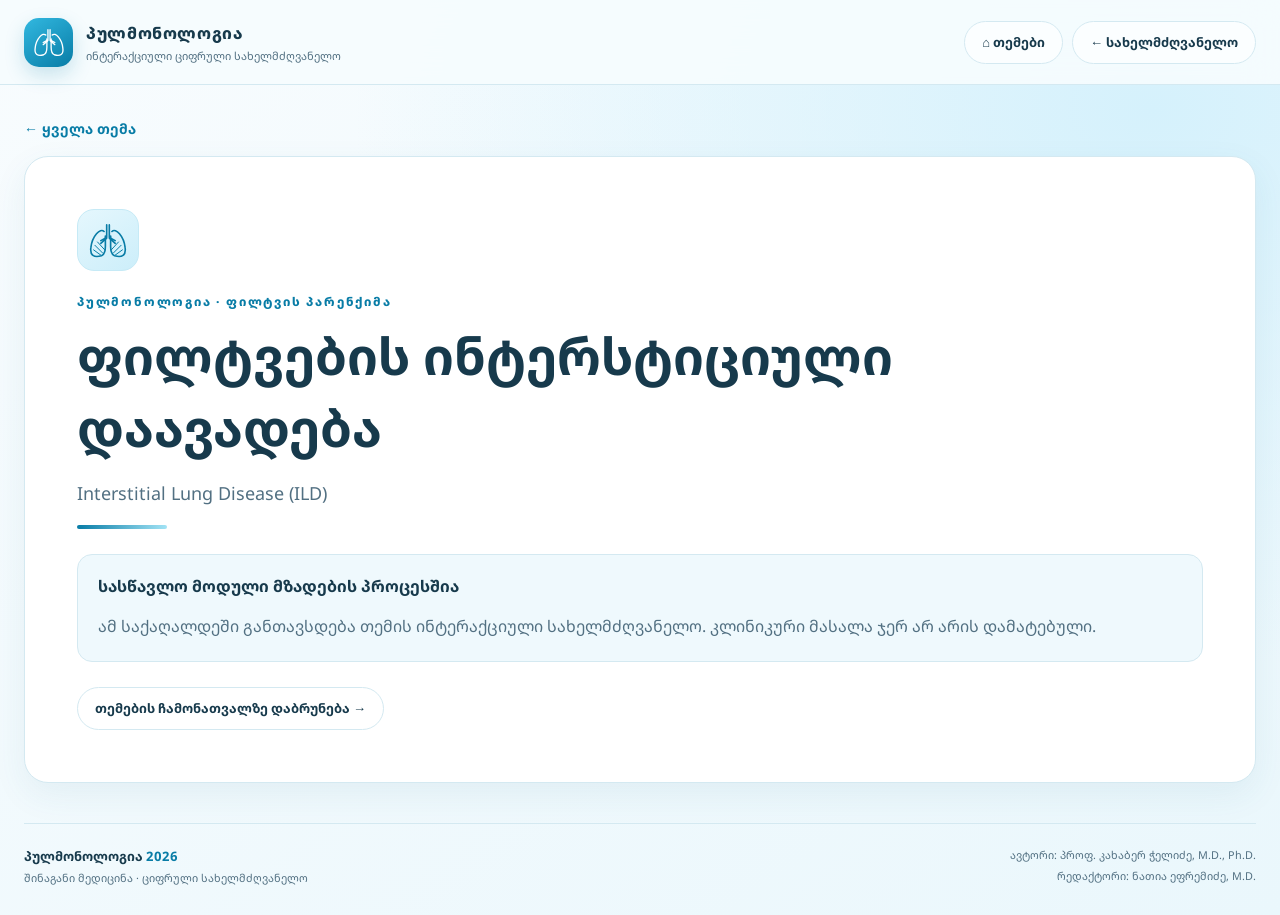
<file: chapters/interstitial-lung-disease/index.html>
<!DOCTYPE html><html lang="ka"><head><meta charset="utf-8"><meta name="viewport" content="width=device-width, initial-scale=1"><meta name="theme-color" content="#e6f7fd"><meta name="description" content="პულმონოლოგიის ინტერაქციული ციფრული სახელმძღვანელო"><title>ფილტვების ინტერსტიციული დაავადება | პულმონოლოგია</title><link rel="icon" type="image/svg+xml" href="../../assets/lungs.svg"><link rel="stylesheet" href="../../style.css"></head><body><header class="topbar"><div class="bar-inner"><a class="brand" href="../../index.html" aria-label="პულმონოლოგიის მთავარი გვერდი"><span class="brand-mark"><svg class="" viewBox="0 0 64 64" fill="none" stroke="currentColor" stroke-width="2.5" stroke-linecap="round" stroke-linejoin="round" aria-hidden="true"><path d="M30 9v20L21 37M34 9v20l9 8M30 28l-9 5m13-5 9 5"/><path d="M26 19C20 13 8 26 6 43c-2 13 5 16 16 13 5-2 6-7 6-14V26m10-7c6-6 18 7 20 24 2 13-5 16-16 13-5-2-6-7-6-14V26"/></svg></span><span class="brand-copy"><strong>პულმონოლოგია</strong><small>ინტერაქციული ციფრული სახელმძღვანელო</small></span></a><nav class="top-actions" aria-label="მთავარი ნავიგაცია"><a class="nav-btn" href="../../index.html#topics">⌂ თემები</a><a class="nav-btn" href="https://kakha65.github.io/internal-medicine-textbook/">← სახელმძღვანელო</a></nav></div></header><main class="shell chapter-shell"><a class="back-link" href="../../index.html#topics">← ყველა თემა</a><section class="chapter-panel"><span class="icon-shell"><svg class="" viewBox="0 0 64 64" fill="none" stroke="currentColor" stroke-width="2.5" stroke-linecap="round" stroke-linejoin="round" aria-hidden="true"><path d="M30 9v20L21 37M34 9v20l9 8M30 28l-9 5m13-5 9 5"/><path d="M26 19C20 13 8 26 6 43c-2 13 5 16 16 13 5-2 6-7 6-14V26m10-7c6-6 18 7 20 24 2 13-5 16-16 13-5-2-6-7-6-14V26"/><path d="M12 40l12 12m-14-5 11 8m-5-20 11 12m25-7L40 52m14-5-11 8m5-20L37 47" stroke-width="1.5"/></svg></span><p class="eyebrow">პულმონოლოგია · ფილტვის პარენქიმა</p><h1>ფილტვების ინტერსტიციული დაავადება</h1><p class="chapter-en">Interstitial Lung Disease (ILD)</p><div class="title-rule"></div><div class="chapter-note"><strong>სასწავლო მოდული მზადების პროცესშია</strong><p>ამ საქაღალდეში განთავსდება თემის ინტერაქციული სახელმძღვანელო. კლინიკური მასალა ჯერ არ არის დამატებული.</p></div><a class="nav-btn" href="../../index.html#topics">თემების ჩამონათვალზე დაბრუნება →</a></section><footer class="footer"><div><strong>პულმონოლოგია <span>2026</span></strong><small>შინაგანი მედიცინა · ციფრული სახელმძღვანელო</small></div><div><small>ავტორი: პროფ. კახაბერ ჭელიძე, M.D., Ph.D.</small><small>რედაქტორი: ნათია ეფრემიძე, M.D.</small></div></footer></main></body></html>
</file>
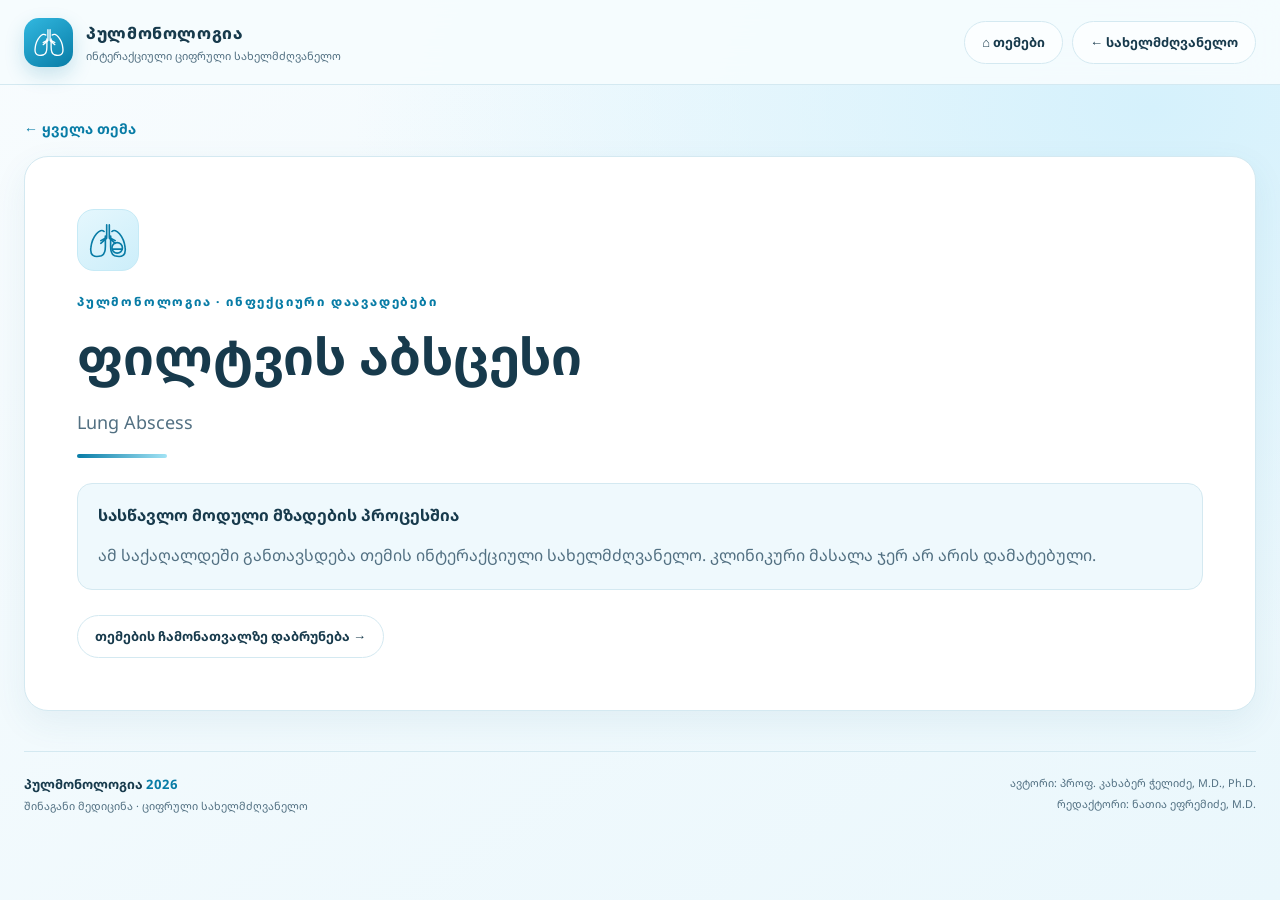
<file: chapters/lung-abscess/index.html>
<!DOCTYPE html><html lang="ka"><head><meta charset="utf-8"><meta name="viewport" content="width=device-width, initial-scale=1"><meta name="theme-color" content="#e6f7fd"><meta name="description" content="პულმონოლოგიის ინტერაქციული ციფრული სახელმძღვანელო"><title>ფილტვის აბსცესი | პულმონოლოგია</title><link rel="icon" type="image/svg+xml" href="../../assets/lungs.svg"><link rel="stylesheet" href="../../style.css"></head><body><header class="topbar"><div class="bar-inner"><a class="brand" href="../../index.html" aria-label="პულმონოლოგიის მთავარი გვერდი"><span class="brand-mark"><svg class="" viewBox="0 0 64 64" fill="none" stroke="currentColor" stroke-width="2.5" stroke-linecap="round" stroke-linejoin="round" aria-hidden="true"><path d="M30 9v20L21 37M34 9v20l9 8M30 28l-9 5m13-5 9 5"/><path d="M26 19C20 13 8 26 6 43c-2 13 5 16 16 13 5-2 6-7 6-14V26m10-7c6-6 18 7 20 24 2 13-5 16-16 13-5-2-6-7-6-14V26"/></svg></span><span class="brand-copy"><strong>პულმონოლოგია</strong><small>ინტერაქციული ციფრული სახელმძღვანელო</small></span></a><nav class="top-actions" aria-label="მთავარი ნავიგაცია"><a class="nav-btn" href="../../index.html#topics">⌂ თემები</a><a class="nav-btn" href="https://kakha65.github.io/internal-medicine-textbook/">← სახელმძღვანელო</a></nav></div></header><main class="shell chapter-shell"><a class="back-link" href="../../index.html#topics">← ყველა თემა</a><section class="chapter-panel"><span class="icon-shell"><svg class="" viewBox="0 0 64 64" fill="none" stroke="currentColor" stroke-width="2.5" stroke-linecap="round" stroke-linejoin="round" aria-hidden="true"><path d="M30 9v20L21 37M34 9v20l9 8M30 28l-9 5m13-5 9 5"/><path d="M26 19C20 13 8 26 6 43c-2 13 5 16 16 13 5-2 6-7 6-14V26m10-7c6-6 18 7 20 24 2 13-5 16-16 13-5-2-6-7-6-14V26"/><circle cx="46" cy="44" r="8"/><path d="M39 46h14"/></svg></span><p class="eyebrow">პულმონოლოგია · ინფექციური დაავადებები</p><h1>ფილტვის აბსცესი</h1><p class="chapter-en">Lung Abscess</p><div class="title-rule"></div><div class="chapter-note"><strong>სასწავლო მოდული მზადების პროცესშია</strong><p>ამ საქაღალდეში განთავსდება თემის ინტერაქციული სახელმძღვანელო. კლინიკური მასალა ჯერ არ არის დამატებული.</p></div><a class="nav-btn" href="../../index.html#topics">თემების ჩამონათვალზე დაბრუნება →</a></section><footer class="footer"><div><strong>პულმონოლოგია <span>2026</span></strong><small>შინაგანი მედიცინა · ციფრული სახელმძღვანელო</small></div><div><small>ავტორი: პროფ. კახაბერ ჭელიძე, M.D., Ph.D.</small><small>რედაქტორი: ნათია ეფრემიძე, M.D.</small></div></footer></main></body></html>
</file>
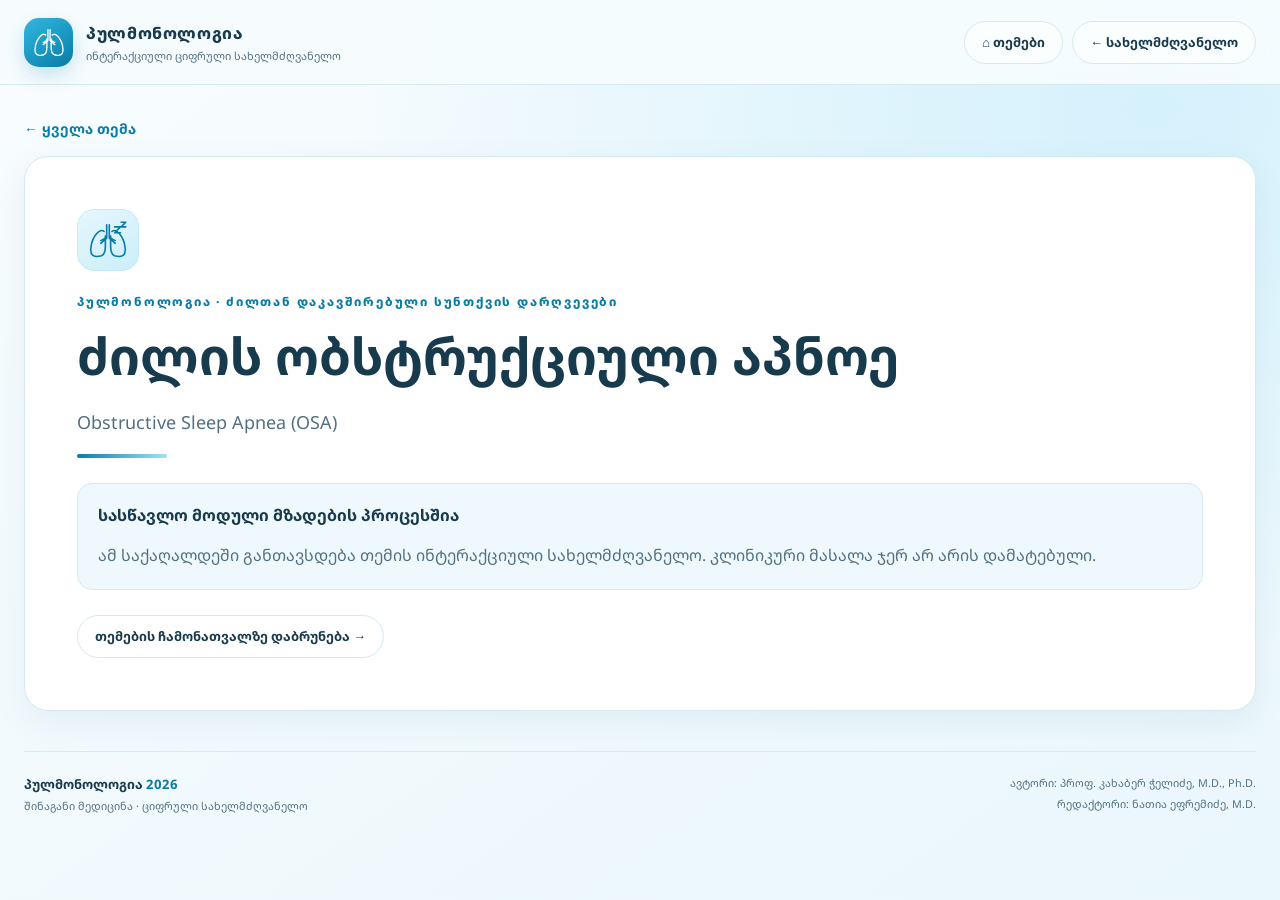
<file: chapters/obstructive-sleep-apnea/index.html>
<!DOCTYPE html><html lang="ka"><head><meta charset="utf-8"><meta name="viewport" content="width=device-width, initial-scale=1"><meta name="theme-color" content="#e6f7fd"><meta name="description" content="პულმონოლოგიის ინტერაქციული ციფრული სახელმძღვანელო"><title>ძილის ობსტრუქციული აპნოე | პულმონოლოგია</title><link rel="icon" type="image/svg+xml" href="../../assets/lungs.svg"><link rel="stylesheet" href="../../style.css"></head><body><header class="topbar"><div class="bar-inner"><a class="brand" href="../../index.html" aria-label="პულმონოლოგიის მთავარი გვერდი"><span class="brand-mark"><svg class="" viewBox="0 0 64 64" fill="none" stroke="currentColor" stroke-width="2.5" stroke-linecap="round" stroke-linejoin="round" aria-hidden="true"><path d="M30 9v20L21 37M34 9v20l9 8M30 28l-9 5m13-5 9 5"/><path d="M26 19C20 13 8 26 6 43c-2 13 5 16 16 13 5-2 6-7 6-14V26m10-7c6-6 18 7 20 24 2 13-5 16-16 13-5-2-6-7-6-14V26"/></svg></span><span class="brand-copy"><strong>პულმონოლოგია</strong><small>ინტერაქციული ციფრული სახელმძღვანელო</small></span></a><nav class="top-actions" aria-label="მთავარი ნავიგაცია"><a class="nav-btn" href="../../index.html#topics">⌂ თემები</a><a class="nav-btn" href="https://kakha65.github.io/internal-medicine-textbook/">← სახელმძღვანელო</a></nav></div></header><main class="shell chapter-shell"><a class="back-link" href="../../index.html#topics">← ყველა თემა</a><section class="chapter-panel"><span class="icon-shell"><svg class="" viewBox="0 0 64 64" fill="none" stroke="currentColor" stroke-width="2.5" stroke-linecap="round" stroke-linejoin="round" aria-hidden="true"><path d="M30 9v20L21 37M34 9v20l9 8M30 28l-9 5m13-5 9 5"/><path d="M26 19C20 13 8 26 6 43c-2 13 5 16 16 13 5-2 6-7 6-14V26m10-7c6-6 18 7 20 24 2 13-5 16-16 13-5-2-6-7-6-14V26"/><path d="M42 12h9l-9 9h9M52 5h7l-7 7h7"/></svg></span><p class="eyebrow">პულმონოლოგია · ძილთან დაკავშირებული სუნთქვის დარღვევები</p><h1>ძილის ობსტრუქციული აპნოე</h1><p class="chapter-en">Obstructive Sleep Apnea (OSA)</p><div class="title-rule"></div><div class="chapter-note"><strong>სასწავლო მოდული მზადების პროცესშია</strong><p>ამ საქაღალდეში განთავსდება თემის ინტერაქციული სახელმძღვანელო. კლინიკური მასალა ჯერ არ არის დამატებული.</p></div><a class="nav-btn" href="../../index.html#topics">თემების ჩამონათვალზე დაბრუნება →</a></section><footer class="footer"><div><strong>პულმონოლოგია <span>2026</span></strong><small>შინაგანი მედიცინა · ციფრული სახელმძღვანელო</small></div><div><small>ავტორი: პროფ. კახაბერ ჭელიძე, M.D., Ph.D.</small><small>რედაქტორი: ნათია ეფრემიძე, M.D.</small></div></footer></main></body></html>
</file>
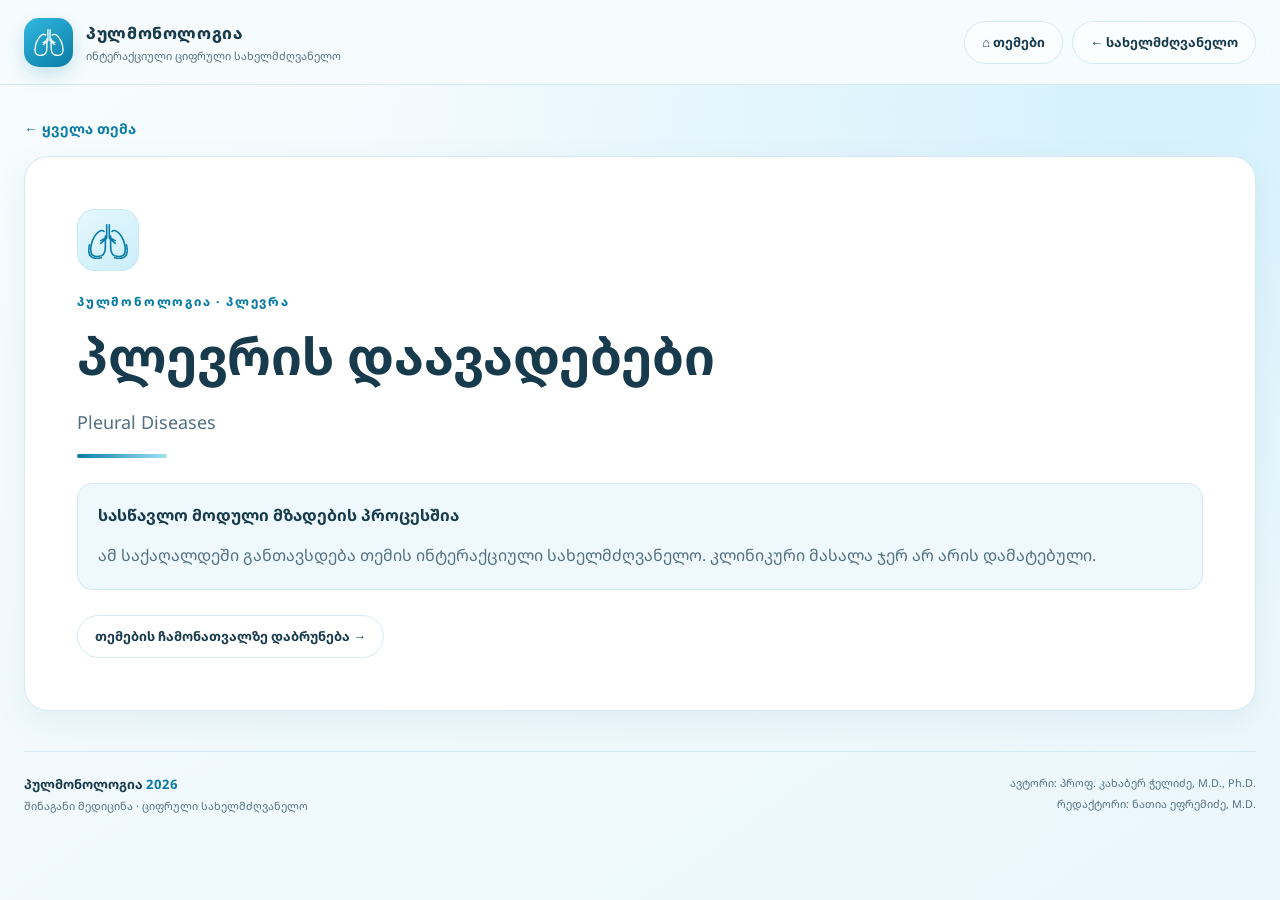
<file: chapters/pleural-diseases/index.html>
<!DOCTYPE html><html lang="ka"><head><meta charset="utf-8"><meta name="viewport" content="width=device-width, initial-scale=1"><meta name="theme-color" content="#e6f7fd"><meta name="description" content="პულმონოლოგიის ინტერაქციული ციფრული სახელმძღვანელო"><title>პლევრის დაავადებები | პულმონოლოგია</title><link rel="icon" type="image/svg+xml" href="../../assets/lungs.svg"><link rel="stylesheet" href="../../style.css"></head><body><header class="topbar"><div class="bar-inner"><a class="brand" href="../../index.html" aria-label="პულმონოლოგიის მთავარი გვერდი"><span class="brand-mark"><svg class="" viewBox="0 0 64 64" fill="none" stroke="currentColor" stroke-width="2.5" stroke-linecap="round" stroke-linejoin="round" aria-hidden="true"><path d="M30 9v20L21 37M34 9v20l9 8M30 28l-9 5m13-5 9 5"/><path d="M26 19C20 13 8 26 6 43c-2 13 5 16 16 13 5-2 6-7 6-14V26m10-7c6-6 18 7 20 24 2 13-5 16-16 13-5-2-6-7-6-14V26"/></svg></span><span class="brand-copy"><strong>პულმონოლოგია</strong><small>ინტერაქციული ციფრული სახელმძღვანელო</small></span></a><nav class="top-actions" aria-label="მთავარი ნავიგაცია"><a class="nav-btn" href="../../index.html#topics">⌂ თემები</a><a class="nav-btn" href="https://kakha65.github.io/internal-medicine-textbook/">← სახელმძღვანელო</a></nav></div></header><main class="shell chapter-shell"><a class="back-link" href="../../index.html#topics">← ყველა თემა</a><section class="chapter-panel"><span class="icon-shell"><svg class="" viewBox="0 0 64 64" fill="none" stroke="currentColor" stroke-width="2.5" stroke-linecap="round" stroke-linejoin="round" aria-hidden="true"><path d="M30 9v20L21 37M34 9v20l9 8M30 28l-9 5m13-5 9 5"/><path d="M26 19C20 13 8 26 6 43c-2 13 5 16 16 13 5-2 6-7 6-14V26m10-7c6-6 18 7 20 24 2 13-5 16-16 13-5-2-6-7-6-14V26"/><path d="M4 39C-1 58 9 62 22 59M60 39c5 19-5 23-18 20" stroke-dasharray="3 2"/></svg></span><p class="eyebrow">პულმონოლოგია · პლევრა</p><h1>პლევრის დაავადებები</h1><p class="chapter-en">Pleural Diseases</p><div class="title-rule"></div><div class="chapter-note"><strong>სასწავლო მოდული მზადების პროცესშია</strong><p>ამ საქაღალდეში განთავსდება თემის ინტერაქციული სახელმძღვანელო. კლინიკური მასალა ჯერ არ არის დამატებული.</p></div><a class="nav-btn" href="../../index.html#topics">თემების ჩამონათვალზე დაბრუნება →</a></section><footer class="footer"><div><strong>პულმონოლოგია <span>2026</span></strong><small>შინაგანი მედიცინა · ციფრული სახელმძღვანელო</small></div><div><small>ავტორი: პროფ. კახაბერ ჭელიძე, M.D., Ph.D.</small><small>რედაქტორი: ნათია ეფრემიძე, M.D.</small></div></footer></main></body></html>
</file>
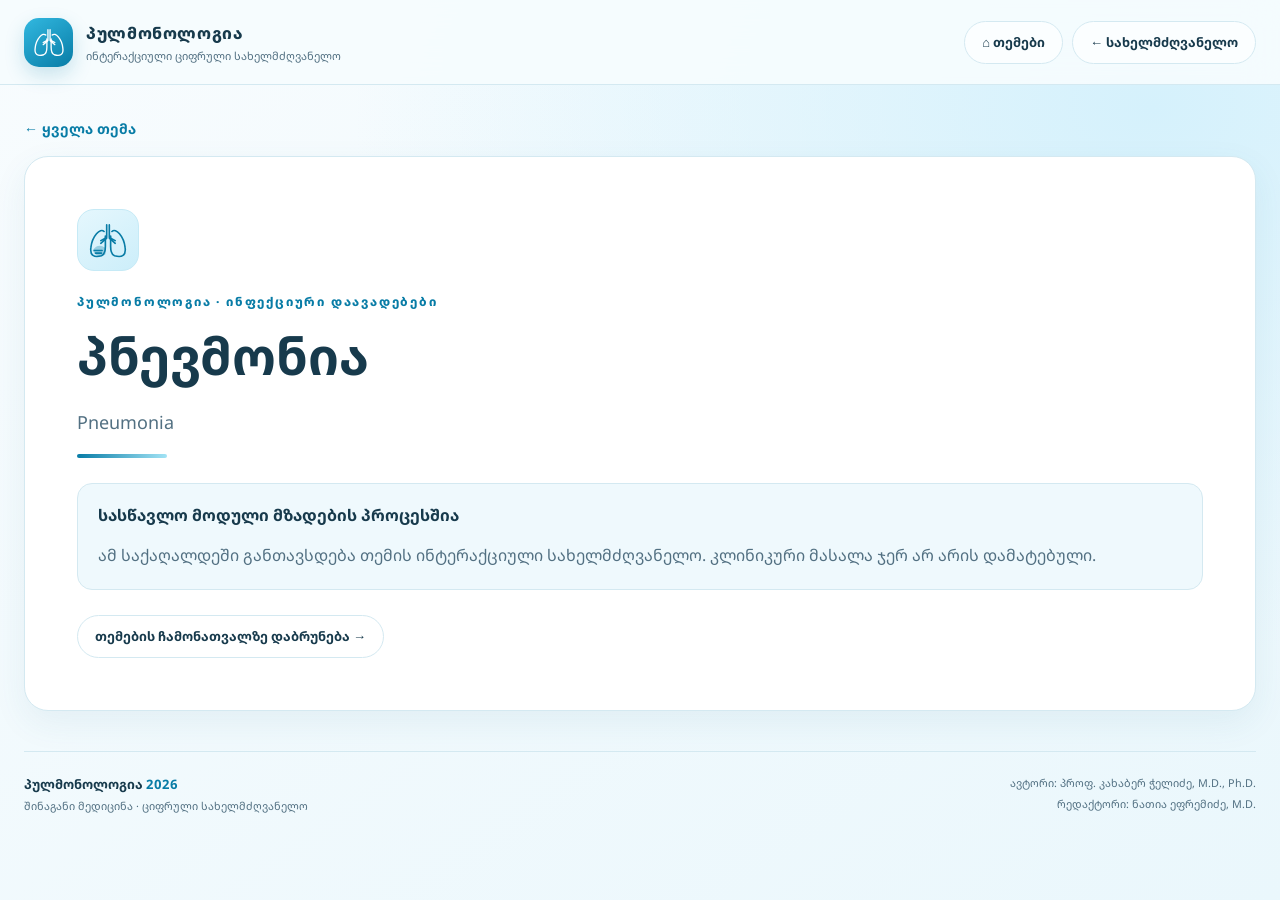
<file: chapters/pneumonia/index.html>
<!DOCTYPE html><html lang="ka"><head><meta charset="utf-8"><meta name="viewport" content="width=device-width, initial-scale=1"><meta name="theme-color" content="#e6f7fd"><meta name="description" content="პულმონოლოგიის ინტერაქციული ციფრული სახელმძღვანელო"><title>პნევმონია | პულმონოლოგია</title><link rel="icon" type="image/svg+xml" href="../../assets/lungs.svg"><link rel="stylesheet" href="../../style.css"></head><body><header class="topbar"><div class="bar-inner"><a class="brand" href="../../index.html" aria-label="პულმონოლოგიის მთავარი გვერდი"><span class="brand-mark"><svg class="" viewBox="0 0 64 64" fill="none" stroke="currentColor" stroke-width="2.5" stroke-linecap="round" stroke-linejoin="round" aria-hidden="true"><path d="M30 9v20L21 37M34 9v20l9 8M30 28l-9 5m13-5 9 5"/><path d="M26 19C20 13 8 26 6 43c-2 13 5 16 16 13 5-2 6-7 6-14V26m10-7c6-6 18 7 20 24 2 13-5 16-16 13-5-2-6-7-6-14V26"/></svg></span><span class="brand-copy"><strong>პულმონოლოგია</strong><small>ინტერაქციული ციფრული სახელმძღვანელო</small></span></a><nav class="top-actions" aria-label="მთავარი ნავიგაცია"><a class="nav-btn" href="../../index.html#topics">⌂ თემები</a><a class="nav-btn" href="https://kakha65.github.io/internal-medicine-textbook/">← სახელმძღვანელო</a></nav></div></header><main class="shell chapter-shell"><a class="back-link" href="../../index.html#topics">← ყველა თემა</a><section class="chapter-panel"><span class="icon-shell"><svg class="" viewBox="0 0 64 64" fill="none" stroke="currentColor" stroke-width="2.5" stroke-linecap="round" stroke-linejoin="round" aria-hidden="true"><path d="M30 9v20L21 37M34 9v20l9 8M30 28l-9 5m13-5 9 5"/><path d="M26 19C20 13 8 26 6 43c-2 13 5 16 16 13 5-2 6-7 6-14V26m10-7c6-6 18 7 20 24 2 13-5 16-16 13-5-2-6-7-6-14V26"/><path d="M10 48q7-10 17-3v8q-11 7-17-5Z" fill="currentColor" opacity=".3"/><path d="M11 48h12m-10 4h9"/></svg></span><p class="eyebrow">პულმონოლოგია · ინფექციური დაავადებები</p><h1>პნევმონია</h1><p class="chapter-en">Pneumonia</p><div class="title-rule"></div><div class="chapter-note"><strong>სასწავლო მოდული მზადების პროცესშია</strong><p>ამ საქაღალდეში განთავსდება თემის ინტერაქციული სახელმძღვანელო. კლინიკური მასალა ჯერ არ არის დამატებული.</p></div><a class="nav-btn" href="../../index.html#topics">თემების ჩამონათვალზე დაბრუნება →</a></section><footer class="footer"><div><strong>პულმონოლოგია <span>2026</span></strong><small>შინაგანი მედიცინა · ციფრული სახელმძღვანელო</small></div><div><small>ავტორი: პროფ. კახაბერ ჭელიძე, M.D., Ph.D.</small><small>რედაქტორი: ნათია ეფრემიძე, M.D.</small></div></footer></main></body></html>
</file>
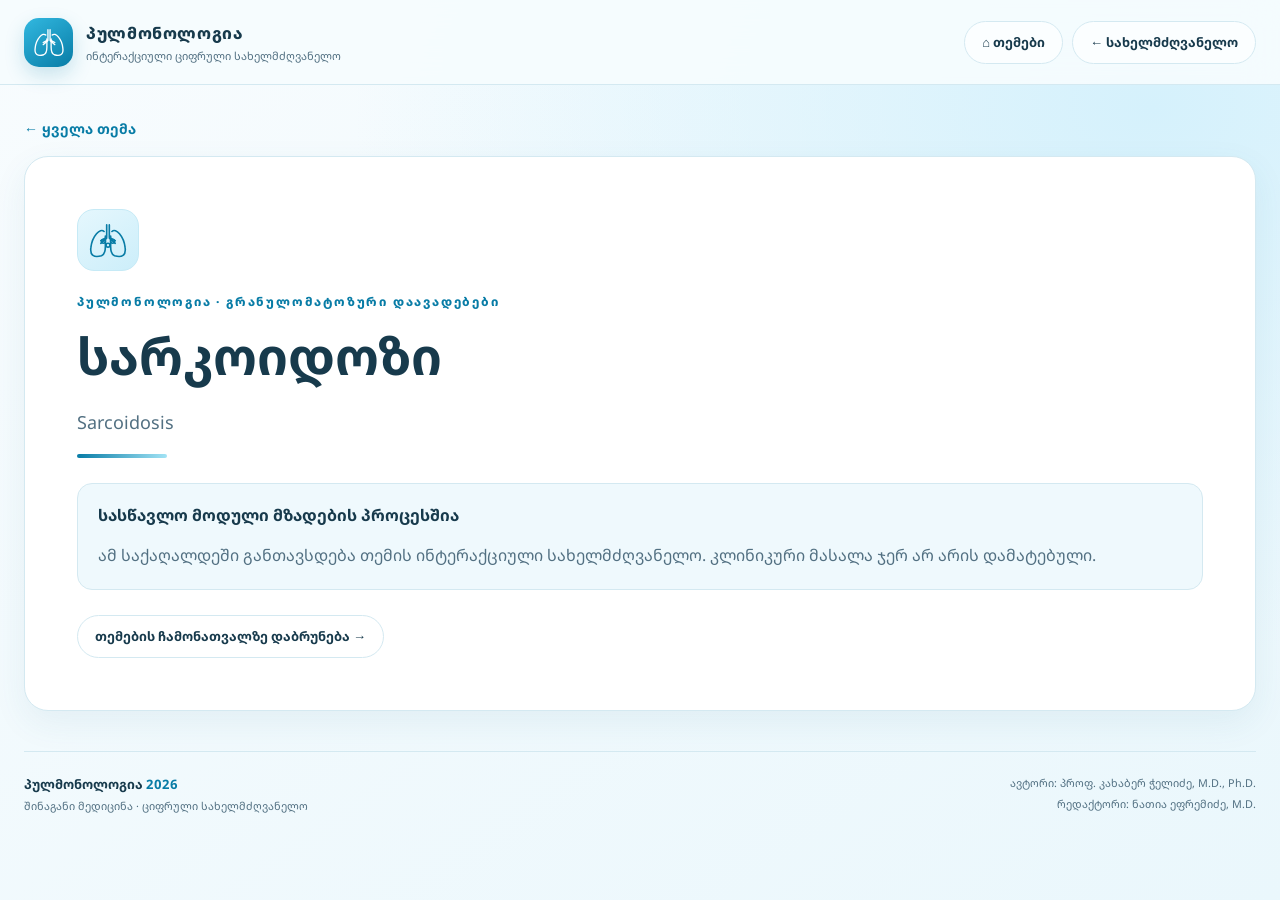
<file: chapters/sarcoidosis/index.html>
<!DOCTYPE html><html lang="ka"><head><meta charset="utf-8"><meta name="viewport" content="width=device-width, initial-scale=1"><meta name="theme-color" content="#e6f7fd"><meta name="description" content="პულმონოლოგიის ინტერაქციული ციფრული სახელმძღვანელო"><title>სარკოიდოზი | პულმონოლოგია</title><link rel="icon" type="image/svg+xml" href="../../assets/lungs.svg"><link rel="stylesheet" href="../../style.css"></head><body><header class="topbar"><div class="bar-inner"><a class="brand" href="../../index.html" aria-label="პულმონოლოგიის მთავარი გვერდი"><span class="brand-mark"><svg class="" viewBox="0 0 64 64" fill="none" stroke="currentColor" stroke-width="2.5" stroke-linecap="round" stroke-linejoin="round" aria-hidden="true"><path d="M30 9v20L21 37M34 9v20l9 8M30 28l-9 5m13-5 9 5"/><path d="M26 19C20 13 8 26 6 43c-2 13 5 16 16 13 5-2 6-7 6-14V26m10-7c6-6 18 7 20 24 2 13-5 16-16 13-5-2-6-7-6-14V26"/></svg></span><span class="brand-copy"><strong>პულმონოლოგია</strong><small>ინტერაქციული ციფრული სახელმძღვანელო</small></span></a><nav class="top-actions" aria-label="მთავარი ნავიგაცია"><a class="nav-btn" href="../../index.html#topics">⌂ თემები</a><a class="nav-btn" href="https://kakha65.github.io/internal-medicine-textbook/">← სახელმძღვანელო</a></nav></div></header><main class="shell chapter-shell"><a class="back-link" href="../../index.html#topics">← ყველა თემა</a><section class="chapter-panel"><span class="icon-shell"><svg class="" viewBox="0 0 64 64" fill="none" stroke="currentColor" stroke-width="2.5" stroke-linecap="round" stroke-linejoin="round" aria-hidden="true"><path d="M30 9v20L21 37M34 9v20l9 8M30 28l-9 5m13-5 9 5"/><path d="M26 19C20 13 8 26 6 43c-2 13 5 16 16 13 5-2 6-7 6-14V26m10-7c6-6 18 7 20 24 2 13-5 16-16 13-5-2-6-7-6-14V26"/><circle cx="25" cy="34" r="3"/><circle cx="39" cy="34" r="3"/><circle cx="32" cy="40" r="3"/></svg></span><p class="eyebrow">პულმონოლოგია · გრანულომატოზური დაავადებები</p><h1>სარკოიდოზი</h1><p class="chapter-en">Sarcoidosis</p><div class="title-rule"></div><div class="chapter-note"><strong>სასწავლო მოდული მზადების პროცესშია</strong><p>ამ საქაღალდეში განთავსდება თემის ინტერაქციული სახელმძღვანელო. კლინიკური მასალა ჯერ არ არის დამატებული.</p></div><a class="nav-btn" href="../../index.html#topics">თემების ჩამონათვალზე დაბრუნება →</a></section><footer class="footer"><div><strong>პულმონოლოგია <span>2026</span></strong><small>შინაგანი მედიცინა · ციფრული სახელმძღვანელო</small></div><div><small>ავტორი: პროფ. კახაბერ ჭელიძე, M.D., Ph.D.</small><small>რედაქტორი: ნათია ეფრემიძე, M.D.</small></div></footer></main></body></html>
</file>
<file: style.css>
@import url('https://fonts.googleapis.com/css2?family=Noto+Sans+Georgian:wght@400;500;600;700;800&display=swap');
:root{--bg:#eff9fd;--surface:#fff;--text:#173a4c;--muted:#527082;--accent:#087ca6;--accent2:#37b2da;--line:#d4e9f1;--max:1460px;--shadow:0 12px 34px #246c8b13;--radius:22px}*{box-sizing:border-box}html{scroll-behavior:smooth;scroll-padding-top:100px}body{margin:0;min-height:100vh;background:radial-gradient(ellipse at 90% 12%,#d5f1fc 0,transparent 49%),linear-gradient(145deg,#f8fcfe,#eaf7fc);color:var(--text);font-family:Calibri,'Noto Sans Georgian',Arial,sans-serif;overflow-wrap:break-word}a{color:inherit;text-decoration:none}button,input{font:inherit}button{cursor:pointer}[hidden]{display:none!important}a:focus-visible,button:focus-visible,input:focus-visible{outline:3px solid #087ca6;outline-offset:4px}.topbar{position:sticky;top:0;z-index:10;border-bottom:1px solid var(--line);background:#f6fcfeed;backdrop-filter:blur(16px)}.bar-inner{max-width:var(--max);margin:auto;min-height:84px;padding:14px 24px;display:flex;align-items:center;justify-content:space-between;gap:16px}.brand{display:flex;gap:13px;align-items:center;min-width:0}.brand-mark{width:49px;height:49px;border-radius:15px;background:linear-gradient(145deg,#32b8e0,#087ca6);color:#fff;display:grid;place-items:center;flex-shrink:0;box-shadow:0 8px 20px #087ca633}.brand-mark svg{width:34px;height:34px}.brand-copy{display:grid;gap:4px}.brand-copy strong{font-size:16px;font-weight:800;letter-spacing:.04em}.brand-copy small{font-size:11px;color:var(--muted)}.top-actions{display:flex;gap:9px;flex-shrink:0}.nav-btn{display:inline-flex;align-items:center;justify-content:center;min-height:43px;padding:10px 17px;border:1px solid var(--line);border-radius:999px;font-size:13px;font-weight:700;background:#fff9;transition:.2s}.nav-btn:hover{background:#fff;transform:translateY(-2px);box-shadow:var(--shadow)}.shell{width:min(var(--max),calc(100% - 48px));margin:auto}.hero{display:grid;grid-template-columns:1.06fr .94fr;min-height:340px;align-items:center;position:relative;isolation:isolate;padding:38px 5px 25px;gap:14px}.hero-copy{z-index:1}.eyebrow{color:var(--accent);font-size:12px;letter-spacing:.15em;font-weight:800;margin:0 0 10px}.hero h1{font-size:clamp(40px,5.7vw,82px);line-height:1.12;letter-spacing:-.045em;margin:0;color:#173e53;font-weight:800}.title-rule{width:90px;height:4px;border-radius:99px;background:linear-gradient(90deg,var(--accent),#a2e3f5);margin:20px 0}.hero-kicker{max-width:690px;font-size:clamp(14px,1.5vw,17px);font-weight:600;line-height:1.85;color:var(--muted);margin:0}.hero-stats{display:flex;flex-wrap:wrap;gap:10px;margin-top:23px}.hero-stats span{display:inline-flex;gap:7px;align-items:center;padding:9px 14px;background:#fff9;border:1px solid var(--line);border-radius:999px;color:#42697b;font-size:13px}.hero-stats strong{color:var(--accent)}.hero-art{height:300px;position:relative;background:url('assets/pulmonology-bg.svg') right center/auto 108% no-repeat;border-radius:28px;overflow:hidden;mask-image:linear-gradient(90deg,transparent,#000 15%)}.year{position:absolute;right:12px;top:13px;color:#087ca6;font-size:25px;font-weight:800;letter-spacing:.06em}.art-label{position:absolute;right:12px;bottom:8px;color:#4389a3;font-size:11px;letter-spacing:.22em;font-weight:700}.controls{display:grid;gap:12px;margin:5px 0 37px}.search-box{display:flex;align-items:center;gap:13px;background:#fff;border:1px solid var(--line);border-radius:17px;padding:0 20px;height:61px;box-shadow:var(--shadow);color:var(--accent)}.search-box svg{width:23px;flex-shrink:0}.search-box input{flex:1;min-width:0;border:0;outline:0;background:transparent;color:var(--text);font-size:16px;height:100%}.search-box input:focus-visible{outline:0}.search-box:focus-within{border-color:var(--accent);box-shadow:0 0 0 3px #2ba6cf22}.search-box input::placeholder{color:#6a8998;font-size:14px}kbd{font:12px Calibri,Arial,sans-serif;color:#527082;border:1px solid var(--line);border-radius:6px;padding:4px 8px;white-space:nowrap}.admin-add-btn{display:flex;align-items:center;gap:12px;border:1px solid #c7e7f2;background:linear-gradient(110deg,#e8f8fd,#f8fdff);border-radius:16px;padding:12px 16px;color:var(--accent);width:fit-content;max-width:100%;transition:.2s}.admin-add-btn:hover{border-color:var(--accent);box-shadow:var(--shadow)}.admin-add-icon{width:33px;height:33px;display:grid;place-items:center;background:#d2f0fa;border-radius:10px;font-size:24px;flex-shrink:0}.admin-add-copy{display:grid;gap:3px}.admin-add-copy strong{font-size:13px;color:var(--text)}.admin-add-copy small{font-size:11px;color:var(--muted)}.admin-badge{font:700 10px Calibri,Arial,sans-serif;letter-spacing:.1em;border:1px solid #b7dce9;padding:5px 8px;border-radius:999px;background:#fff9;white-space:nowrap}.section-heading{display:flex;justify-content:space-between;align-items:end;gap:12px;margin-bottom:18px}.section-heading h2{font-size:clamp(24px,3vw,35px);letter-spacing:-.025em;margin:0}.results-label{color:var(--muted);font-size:13px;white-space:nowrap;margin:0 0 5px}.topic-grid{display:grid;grid-template-columns:repeat(4,minmax(0,1fr));gap:17px}.topic-card{position:relative;min-height:226px;display:flex;flex-direction:column;align-items:flex-start;padding:20px;gap:13px;border:1px solid #d1e8f1;border-radius:var(--radius);background:linear-gradient(145deg,#fff,#f6fcff);box-shadow:var(--shadow);transition:transform .2s,border-color .2s,box-shadow .2s}.topic-card:hover{transform:translateY(-5px);border-color:#67c5e2;box-shadow:0 17px 38px #176f9625}.card-index{position:absolute;right:18px;top:19px;color:#7297a8;font-size:12px;font-weight:700;letter-spacing:.12em}.icon-shell{width:62px;height:62px;border-radius:17px;display:grid;place-items:center;color:var(--accent);background:linear-gradient(145deg,#e5f7fd,#cceefa);border:1px solid #c6eaf6;flex-shrink:0}.icon-shell svg{width:42px;height:42px}.card-copy h3{font-size:17px;line-height:1.5;margin:0 0 5px;font-weight:800;color:#183d50}.card-copy p{font-size:13px;color:var(--muted);line-height:1.4;margin:0}.card-open{display:flex;justify-content:space-between;align-items:center;align-self:stretch;margin-top:auto;padding-top:13px;border-top:1px solid #e0eef4;color:var(--accent);font-size:13px;font-weight:700}.card-open span{font-size:20px}.empty-state{text-align:center;padding:45px;border:1px dashed #aed7e7;border-radius:20px;background:#fff8}.empty-state>span{font-size:38px;color:var(--accent)}.empty-state p{color:var(--muted)}.empty-state button{border:0;border-radius:12px;background:var(--accent);color:#fff;padding:11px 18px;font-weight:700}.footer{display:flex;justify-content:space-between;gap:20px;margin-top:40px;padding:23px 0 30px;border-top:1px solid var(--line);color:var(--muted);font-size:13px}.footer div{display:grid;gap:5px}.footer strong{color:var(--text)}.footer strong span{color:var(--accent)}.footer div:last-child{text-align:right}.chapter-shell{padding-top:32px}.back-link{display:inline-block;color:var(--accent);font-size:14px;font-weight:700;margin-bottom:18px}.chapter-panel{background:#fff;border:1px solid var(--line);border-radius:24px;padding:clamp(22px,5vw,52px);box-shadow:var(--shadow)}.chapter-panel .eyebrow{margin-top:22px}.chapter-panel h1{font-size:clamp(28px,4vw,52px);line-height:1.4;margin:0}.chapter-en{font-size:18px;color:var(--muted)}.chapter-note{background:#eff9fd;border:1px solid var(--line);border-radius:15px;padding:20px;margin:25px 0;color:var(--muted)}.chapter-note strong{color:var(--text)}.chapter-note p{line-height:1.7;margin-bottom:0}@media(max-width:1150px){.topic-grid{grid-template-columns:repeat(3,minmax(0,1fr))}}@media(max-width:800px){.hero{min-height:260px;grid-template-columns:1fr .55fr}.hero-art{height:230px;background-position:right center;background-size:auto 95%}.hero h1{font-size:clamp(35px,6.1vw,55px)}.topic-grid{grid-template-columns:repeat(2,minmax(0,1fr))}.shell{width:calc(100% - 32px)}.bar-inner{padding:12px 16px}.top-actions .nav-btn{padding:9px 11px;font-size:11px}}@media(max-width:560px){.bar-inner{flex-wrap:wrap;gap:12px}.top-actions{width:100%;justify-content:flex-start}.brand-copy small{font-size:10px}.hero{display:block;min-height:0;padding:26px 0 16px}.hero-art{height:132px;margin-top:8px;background-size:auto 175px;mask-image:none}.year{font-size:19px}.art-label{font-size:9px}.hero h1{font-size:clamp(30px,8.4vw,45px)}.hero-kicker{font-size:14px;line-height:1.7}.hero-stats{margin-top:15px}.search-box{height:56px;padding:0 12px;gap:8px}.search-box input::placeholder{font-size:12px}kbd{display:none}.admin-add-btn{width:100%;gap:8px;padding:10px}.admin-add-copy{flex:1;min-width:0}.admin-add-copy small{font-size:10px}.controls{margin-bottom:29px}.topic-grid{grid-template-columns:1fr;gap:11px}.topic-card{min-height:145px;display:grid;grid-template-columns:55px 1fr;gap:9px 13px;padding:15px}.icon-shell{width:55px;height:55px}.icon-shell svg{width:37px;height:37px}.card-copy{padding-right:24px}.card-copy h3{font-size:16px}.card-copy p{font-size:12px}.card-open{grid-column:1/-1;padding-top:7px}.card-index{top:12px;right:12px}.footer{flex-direction:column;gap:12px}.footer div:last-child{text-align:left}.section-heading h2{font-size:23px}.section-heading .eyebrow{font-size:10px}}@media(prefers-reduced-motion:reduce){*,*::before,*::after{scroll-behavior:auto!important;transition:none!important}}@page{size:A4;margin:12mm}@media print{body{background:#fff;color:#000}.topbar,.controls,.hero-art,.card-open,.back-link,.chapter-panel>.nav-btn{display:none!important}.shell{width:100%}.hero{display:block;min-height:auto;padding:0 0 15px}.hero h1{font-size:34px}.hero-kicker{font-size:12px}.topic-grid{grid-template-columns:repeat(2,minmax(0,1fr));gap:8px}.topic-card{min-height:0;break-inside:avoid;box-shadow:none;padding:10px;display:grid;grid-template-columns:40px 1fr;gap:8px}.topic-card .icon-shell{width:40px;height:40px}.topic-card .icon-shell svg{width:28px;height:28px}.card-copy{padding-right:15px}.card-copy h3{font-size:12px}.card-copy p{font-size:10px}.card-index{font-size:9px;right:8px;top:8px}.section-heading{margin-bottom:10px}.footer{margin-top:16px;padding:10px 0}.chapter-panel{box-shadow:none}}
</file>
